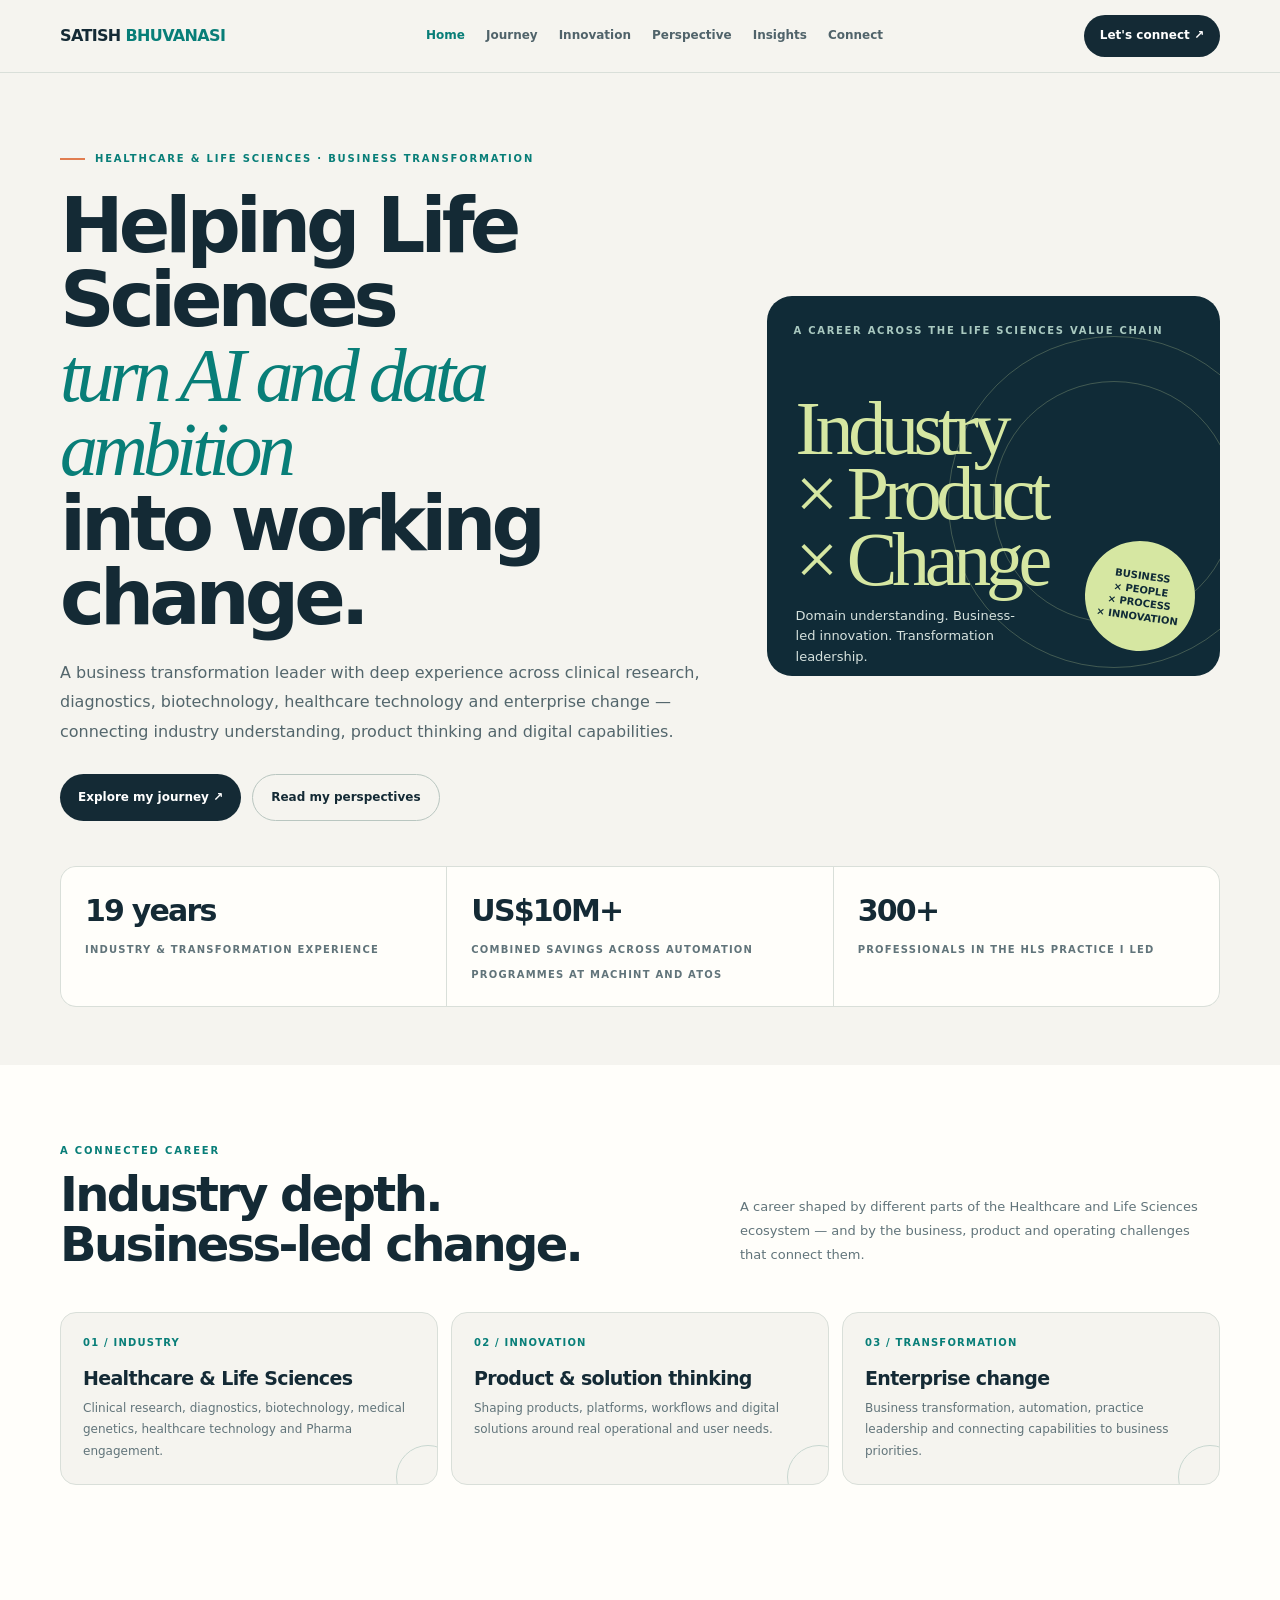
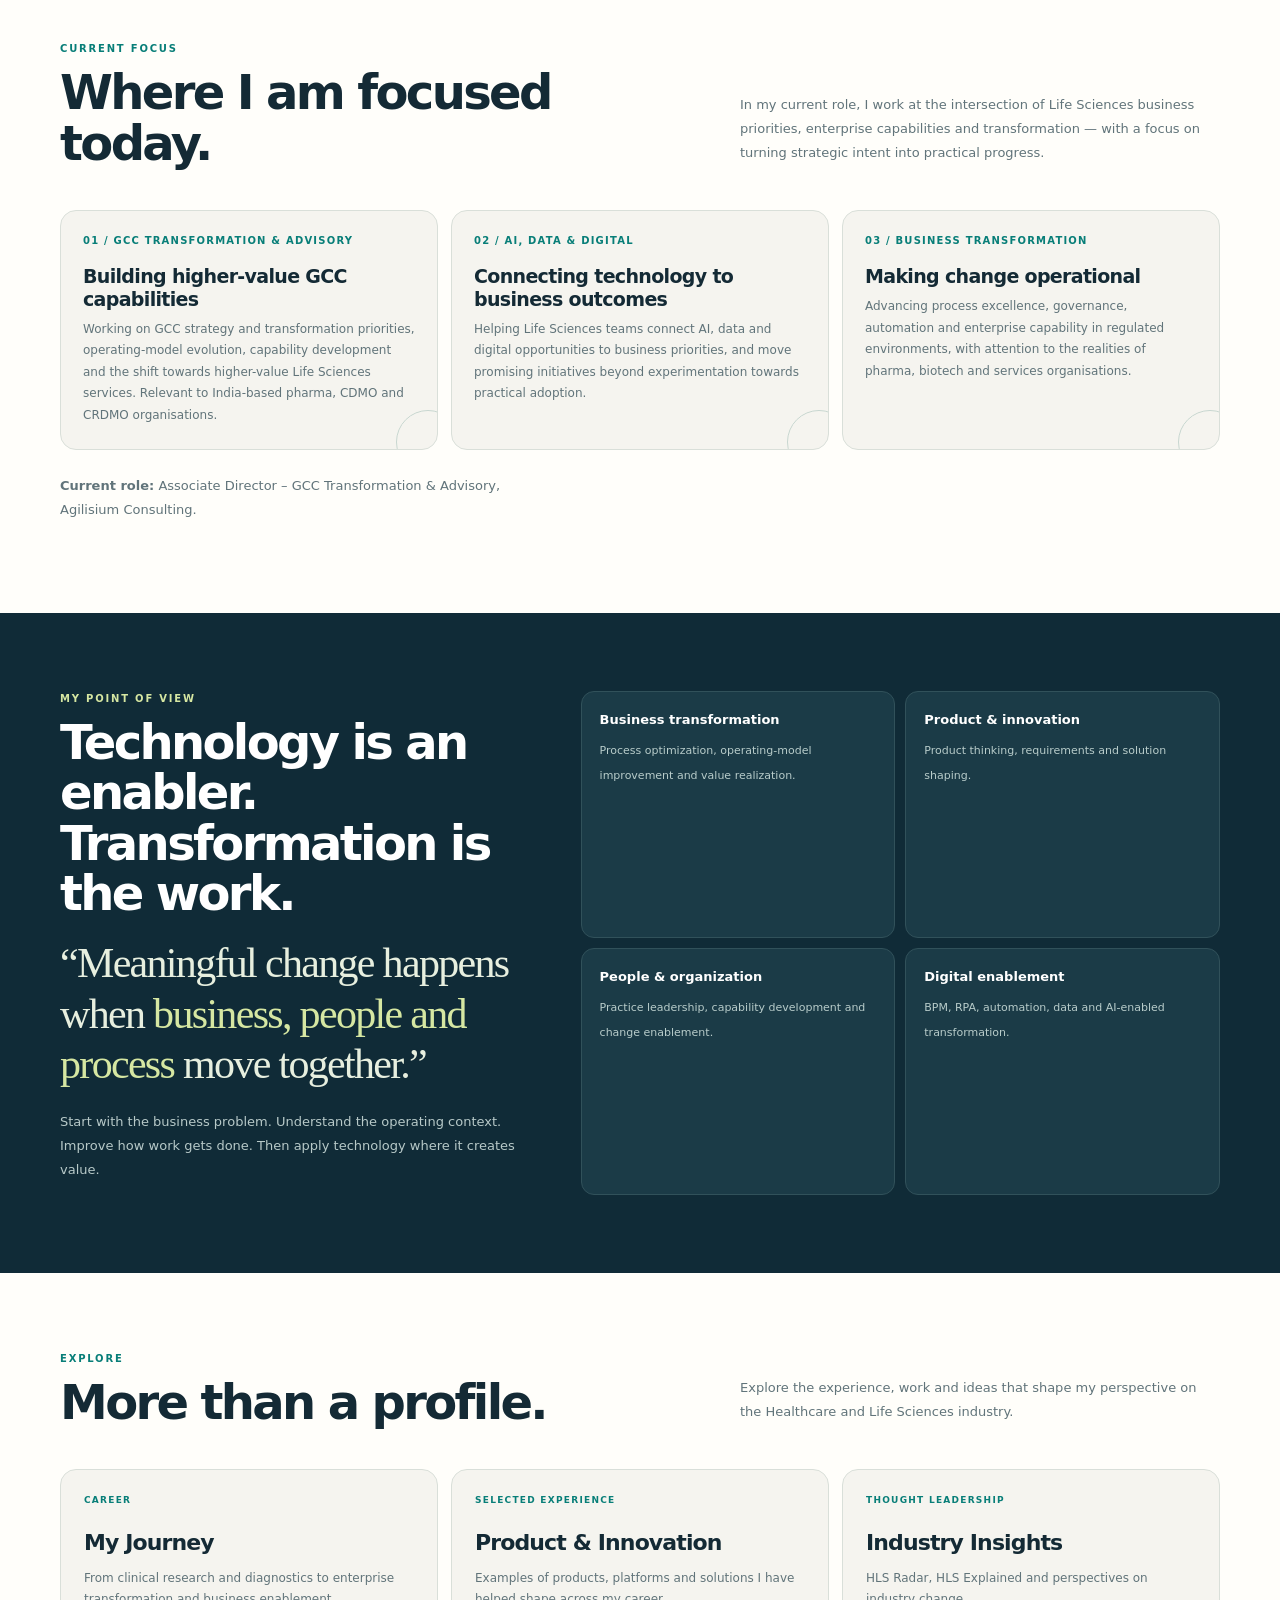
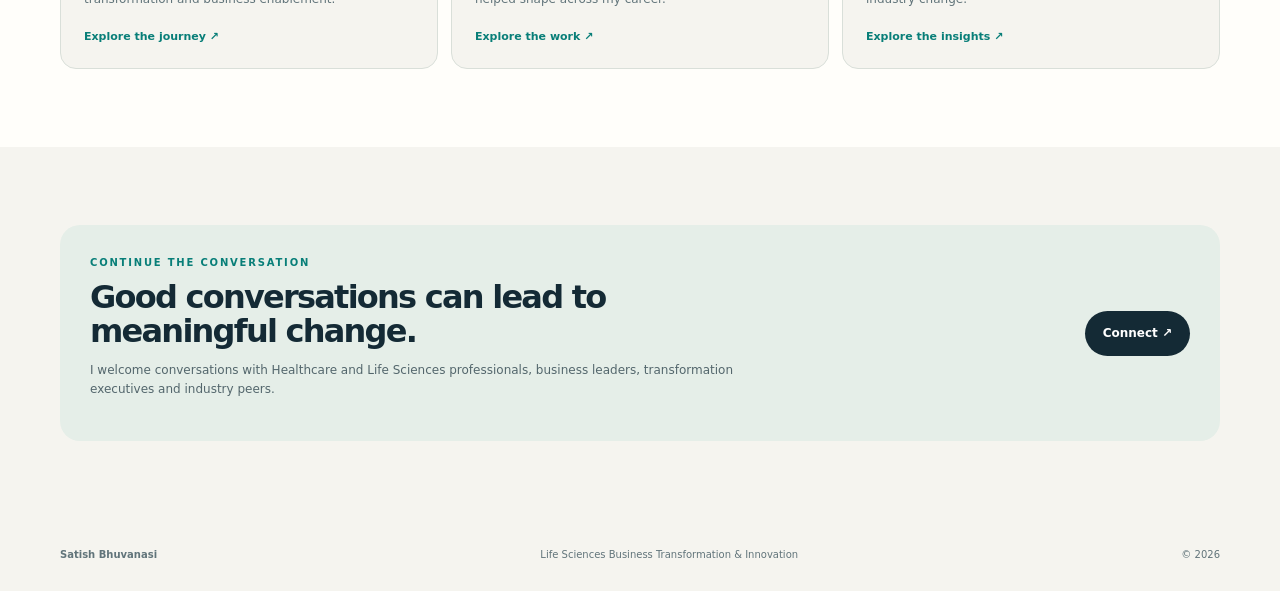
<file: index.html>
<!doctype html><html lang="en"><head><meta charset="utf-8"><meta name="viewport" content="width=device-width,initial-scale=1"><meta name="description" content="Satish Bhuvanasi — Healthcare and Life Sciences business transformation leader focused on GCC transformation, advisory, AI, data and digital enablement."><title>Satish Bhuvanasi | Life Sciences Business Transformation & Innovation</title><link rel="stylesheet" href="./assets/style.css?v=4"></head><body><header class="topbar"><div class="wrap nav">
<a class="brand" href="index.html">SATISH <span>BHUVANASI</span></a>
<button class="menu" aria-label="Toggle navigation">☰</button>
<nav class="navlinks">
<a href="index.html">Home</a><a href="journey.html">Journey</a><a href="innovation.html">Innovation</a><a href="perspective.html">Perspective</a><a href="insights.html">Insights</a><a href="connect.html">Connect</a>
</nav><a class="navbtn" href="connect.html">Let's connect ↗</a></div></header><main>
<section class="hero"><div class="wrap"><div class="hero-grid"><div>
<div class="kicker">Healthcare & Life Sciences · Business Transformation</div>
<h1>Helping Life Sciences<br><em>turn AI and data ambition</em><br>into working change.</h1>
<p class="lead">A business transformation leader with deep experience across clinical research, diagnostics, biotechnology, healthcare technology and enterprise change — connecting industry understanding, product thinking and digital capabilities.</p>
<div class="actions"><a class="btn darkbtn" href="journey.html">Explore my journey ↗</a><a class="btn linebtn" href="insights.html">Read my perspectives</a></div></div>
<div class="hero-art"><div class="artlabel">A career across the Life Sciences value chain</div><div class="artmain"><strong>Industry<br>× Product<br>× Change</strong><p>Domain understanding. Business-led innovation. Transformation leadership.</p></div><div class="stamp">BUSINESS<br>× PEOPLE<br>× PROCESS<br>× INNOVATION</div></div></div>
<div class="metrics"><div class="metric"><b>19 years</b><span>Industry & transformation experience</span></div><div class="metric"><b>US$10M+</b><span>Combined savings across automation programmes at Machint and Atos</span></div><div class="metric"><b>300+</b><span>Professionals in the HLS practice I led</span></div></div></div></section>
<section class="section white"><div class="wrap"><div class="head"><div><div class="eyebrow">A connected career</div><h2>Industry depth.<br>Business-led change.</h2></div><p class="intro">A career shaped by different parts of the Healthcare and Life Sciences ecosystem — and by the business, product and operating challenges that connect them.</p></div>
<div class="cards"><article class="card"><div class="no">01 / INDUSTRY</div><h3>Healthcare & Life Sciences</h3><p>Clinical research, diagnostics, biotechnology, medical genetics, healthcare technology and Pharma engagement.</p></article><article class="card"><div class="no">02 / INNOVATION</div><h3>Product & solution thinking</h3><p>Shaping products, platforms, workflows and digital solutions around real operational and user needs.</p></article><article class="card"><div class="no">03 / TRANSFORMATION</div><h3>Enterprise change</h3><p>Business transformation, automation, practice leadership and connecting capabilities to business priorities.</p></article></div></div></section>
<section class="section white"><div class="wrap"><div class="head"><div><div class="eyebrow">Current focus</div><h2>Where I am focused<br>today.</h2></div><p class="intro">In my current role, I work at the intersection of Life Sciences business priorities, enterprise capabilities and transformation — with a focus on turning strategic intent into practical progress.</p></div>
<div class="cards"><article class="card"><div class="no">01 / GCC TRANSFORMATION & ADVISORY</div><h3>Building higher-value GCC capabilities</h3><p>Working on GCC strategy and transformation priorities, operating-model evolution, capability development and the shift towards higher-value Life Sciences services. Relevant to India-based pharma, CDMO and CRDMO organisations.</p></article><article class="card"><div class="no">02 / AI, DATA & DIGITAL</div><h3>Connecting technology to business outcomes</h3><p>Helping Life Sciences teams connect AI, data and digital opportunities to business priorities, and move promising initiatives beyond experimentation towards practical adoption.</p></article><article class="card"><div class="no">03 / BUSINESS TRANSFORMATION</div><h3>Making change operational</h3><p>Advancing process excellence, governance, automation and enterprise capability in regulated environments, with attention to the realities of pharma, biotech and services organisations.</p></article></div>
<p class="intro" style="margin-top:24px"><strong>Current role:</strong> Associate Director – GCC Transformation &amp; Advisory, Agilisium Consulting.</p></div></section>
<section class="section dark"><div class="wrap capgrid"><div><div class="eyebrow">My point of view</div><h2>Technology is an enabler.<br>Transformation is the work.</h2><p class="quote">“Meaningful change happens when <em>business, people and process</em> move together.”</p><p class="intro">Start with the business problem. Understand the operating context. Improve how work gets done. Then apply technology where it creates value.</p></div><div class="capcards"><div class="cap"><b>Business transformation</b><span>Process optimization, operating-model improvement and value realization.</span></div><div class="cap"><b>Product & innovation</b><span>Product thinking, requirements and solution shaping.</span></div><div class="cap"><b>People & organization</b><span>Practice leadership, capability development and change enablement.</span></div><div class="cap"><b>Digital enablement</b><span>BPM, RPA, automation, data and AI-enabled transformation.</span></div></div></div></section>
<section class="section white"><div class="wrap"><div class="head"><div><div class="eyebrow">Explore</div><h2>More than a profile.</h2></div><p class="intro">Explore the experience, work and ideas that shape my perspective on the Healthcare and Life Sciences industry.</p></div><div class="insights"><article class="insight"><div class="tag">Career</div><h3>My Journey</h3><p>From clinical research and diagnostics to enterprise transformation and business enablement.</p><a href="journey.html">Explore the journey ↗</a></article><article class="insight"><div class="tag">Selected experience</div><h3>Product & Innovation</h3><p>Examples of products, platforms and solutions I have helped shape across my career.</p><a href="innovation.html">Explore the work ↗</a></article><article class="insight"><div class="tag">Thought leadership</div><h3>Industry Insights</h3><p>HLS Radar, HLS Explained and perspectives on industry change.</p><a href="insights.html">Explore the insights ↗</a></article></div></div></section>
<section class="section"><div class="wrap"><div class="featureband"><div><div class="eyebrow">Continue the conversation</div><h2>Good conversations can lead to meaningful change.</h2><p>I welcome conversations with Healthcare and Life Sciences professionals, business leaders, transformation executives and industry peers.</p></div><a class="btn darkbtn" href="connect.html">Connect ↗</a></div></div></section>
</main><footer><div class="wrap"><div class="foot"><b>Satish Bhuvanasi</b><span>Life Sciences Business Transformation & Innovation</span><span>© 2026</span></div></div></footer>
<script src="./assets/site.js?v=4"></script></body></html>
</file>
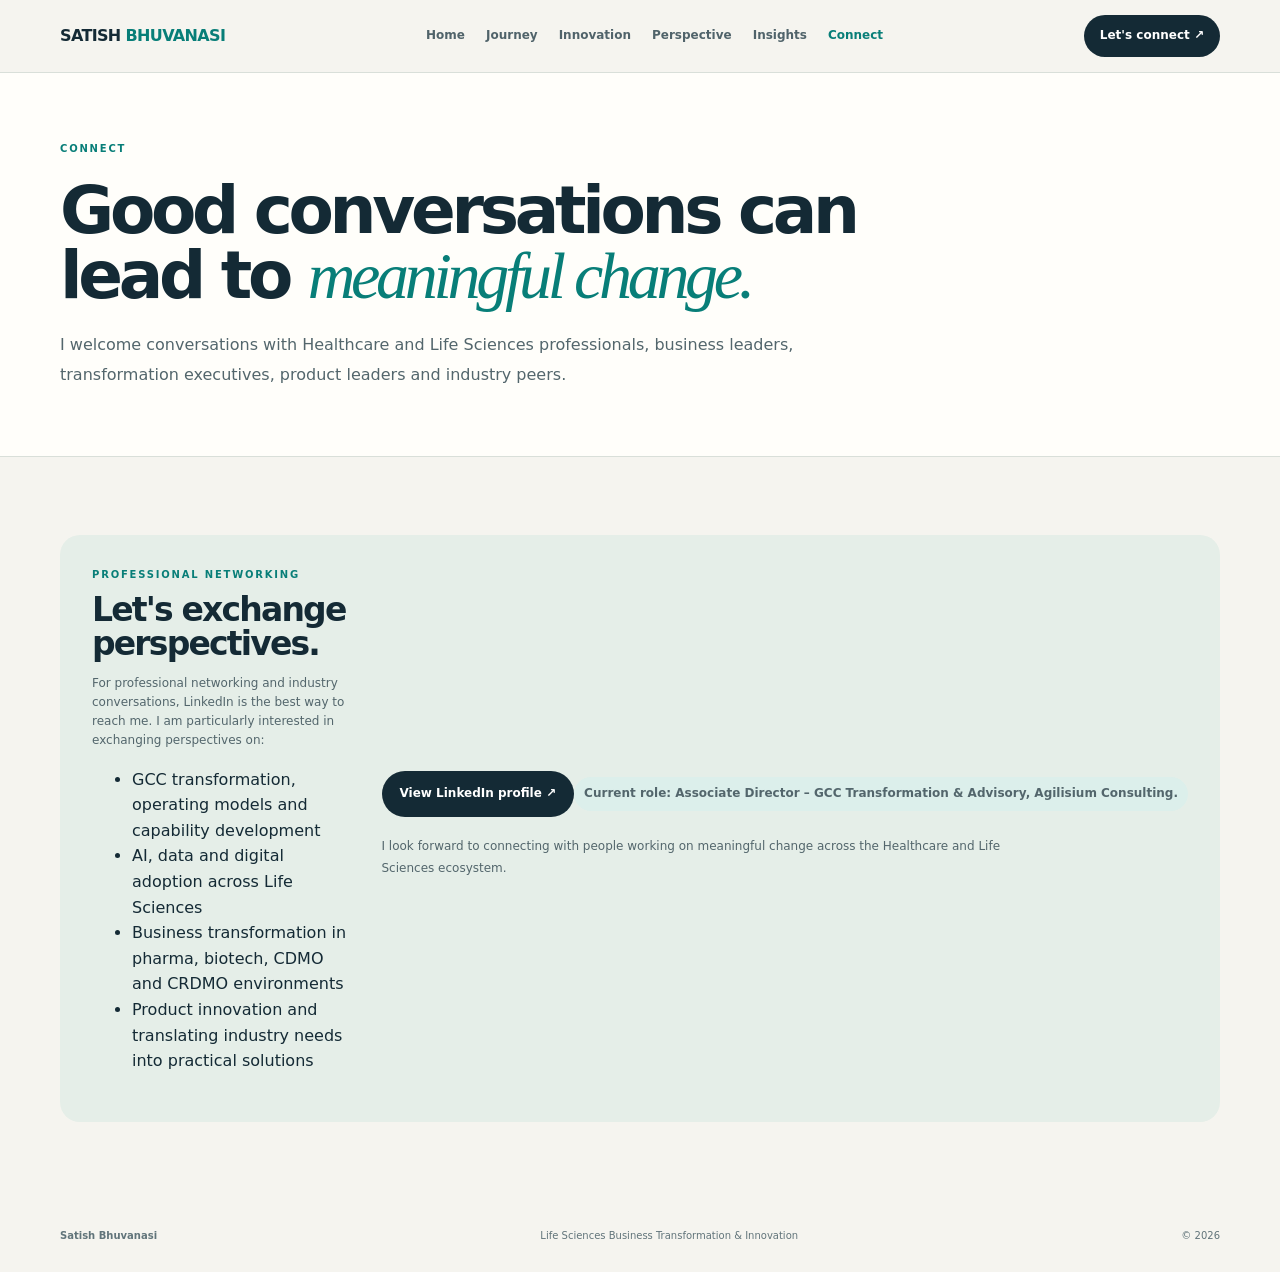
<file: connect.html>
<!doctype html><html lang="en"><head><meta charset="utf-8"><meta name="viewport" content="width=device-width,initial-scale=1"><meta name="description" content="Connect with Satish Bhuvanasi for professional conversations on Life Sciences transformation, GCC strategy, AI and data adoption, product innovation and enterprise capability."><title>Connect | Satish Bhuvanasi</title><link rel="stylesheet" href="./assets/style.css?v=4"></head><body><header class="topbar"><div class="wrap nav">
<a class="brand" href="index.html">SATISH <span>BHUVANASI</span></a>
<button class="menu" aria-label="Toggle navigation">☰</button>
<nav class="navlinks">
<a href="index.html">Home</a><a href="journey.html">Journey</a><a href="innovation.html">Innovation</a><a href="perspective.html">Perspective</a><a href="insights.html">Insights</a><a href="connect.html">Connect</a>
</nav><a class="navbtn" href="connect.html">Let's connect ↗</a></div></header><main>
<section class="pagehero"><div class="wrap"><div class="eyebrow">Connect</div><h1>Good conversations can lead to <em style="font-family:Georgia,serif;color:var(--teal);font-weight:400">meaningful change.</em></h1><p class="lead">I welcome conversations with Healthcare and Life Sciences professionals, business leaders, transformation executives, product leaders and industry peers.</p></div></section>
<section class="section"><div class="wrap"><div class="connect"><div><div class="eyebrow">Professional networking</div><h2>Let's exchange perspectives.</h2><p>For professional networking and industry conversations, LinkedIn is the best way to reach me. I am particularly interested in exchanging perspectives on:</p><ul><li>GCC transformation, operating models and capability development</li><li>AI, data and digital adoption across Life Sciences</li><li>Business transformation in pharma, biotech, CDMO and CRDMO environments</li><li>Product innovation and translating industry needs into practical solutions</li></ul></div><div><a class="btn darkbtn" href="https://www.linkedin.com/in/satishbhuvanasi/" target="_blank" rel="noopener">View LinkedIn profile ↗</a><p class="pill">Current role: Associate Director – GCC Transformation &amp; Advisory, Agilisium Consulting.</p><p class="intro">I look forward to connecting with people working on meaningful change across the Healthcare and Life Sciences ecosystem.</p></div></div></div></section>
</main><footer><div class="wrap"><div class="foot"><b>Satish Bhuvanasi</b><span>Life Sciences Business Transformation & Innovation</span><span>© 2026</span></div></div></footer>
<script src="./assets/site.js?v=4"></script></body></html>
</file>
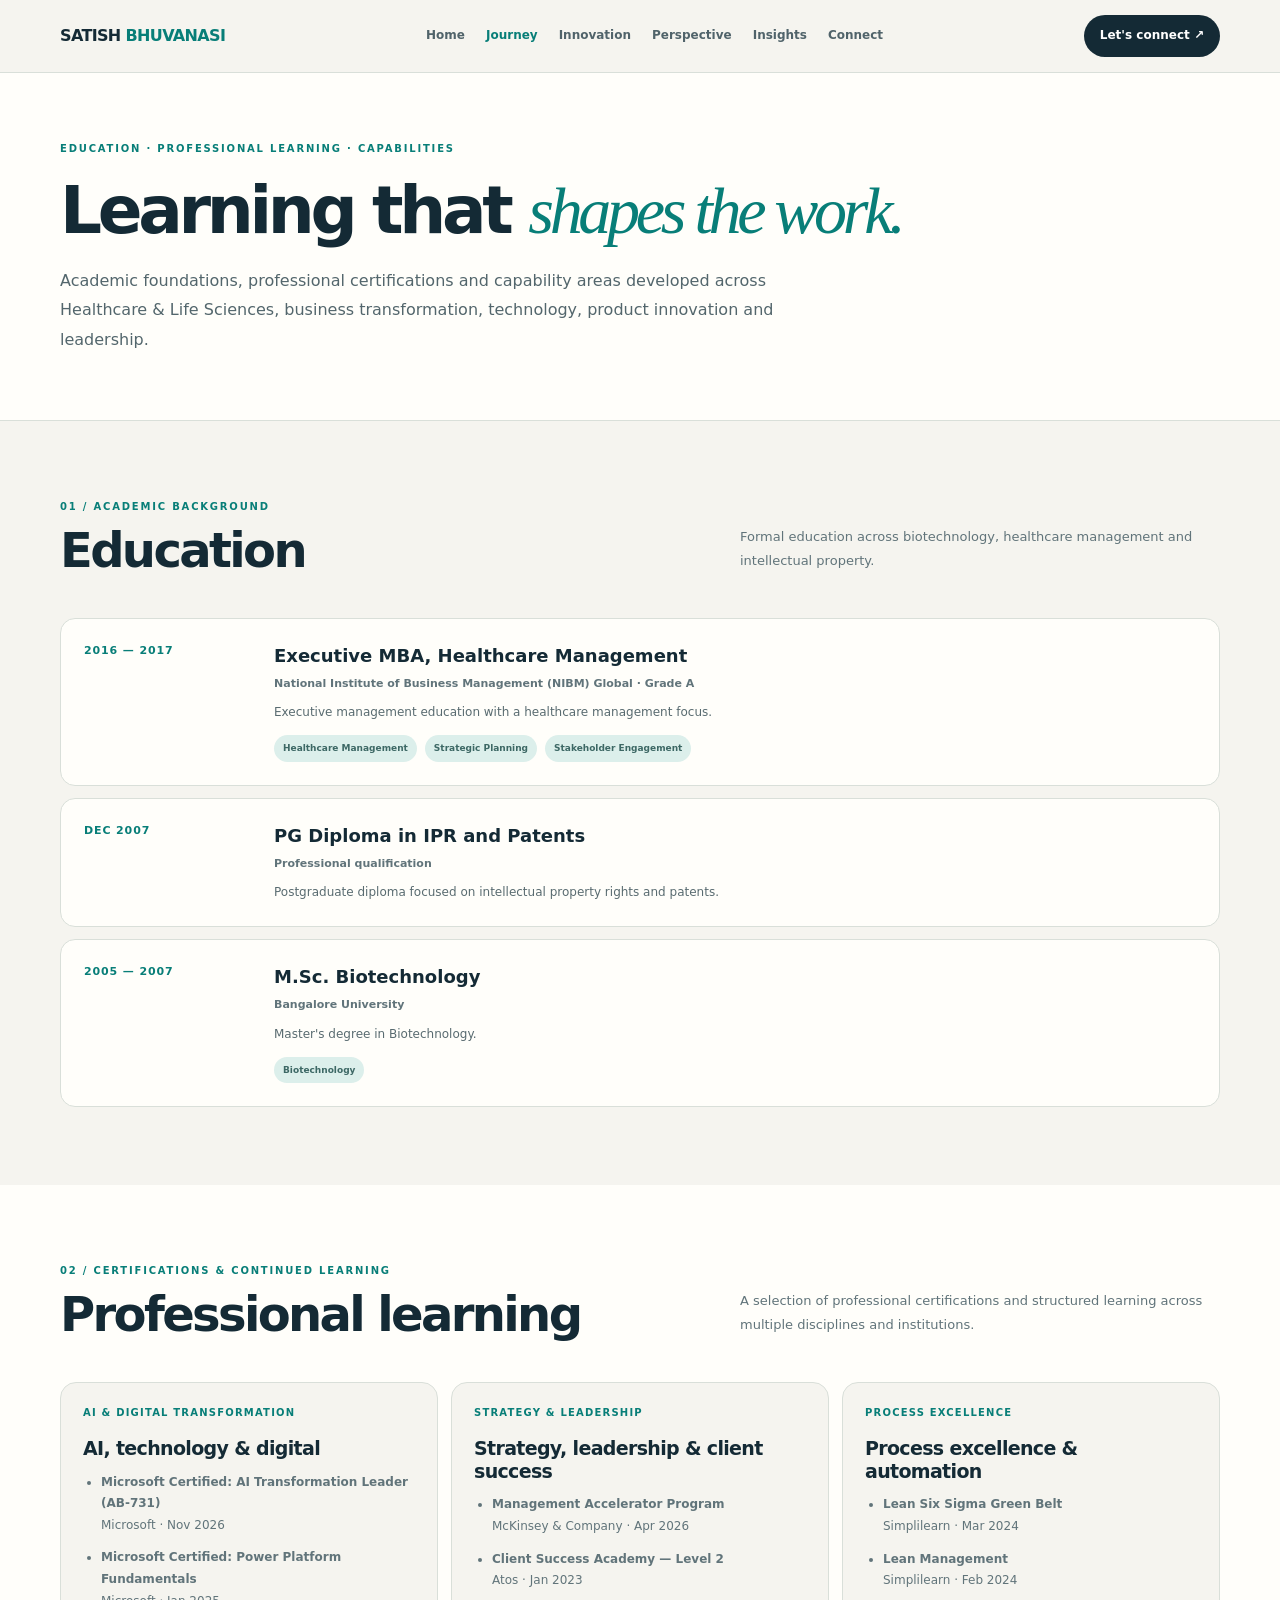
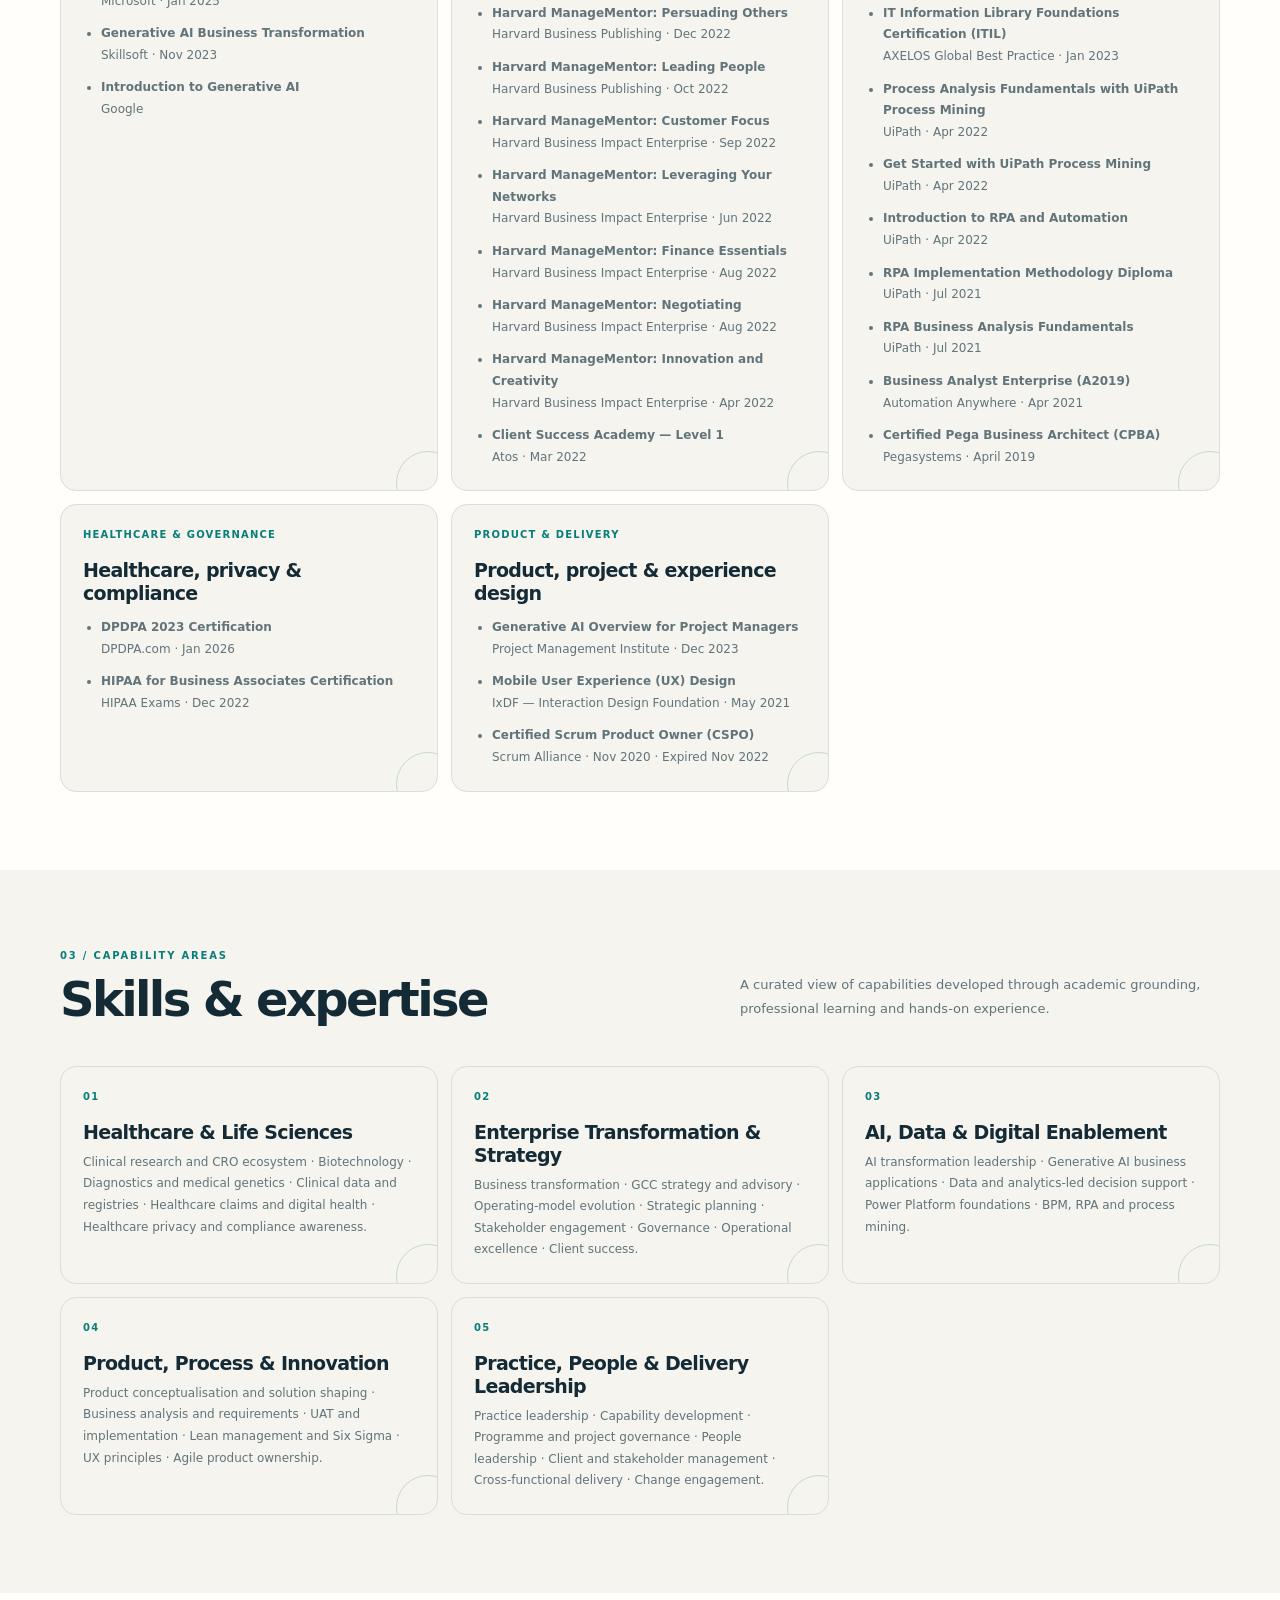
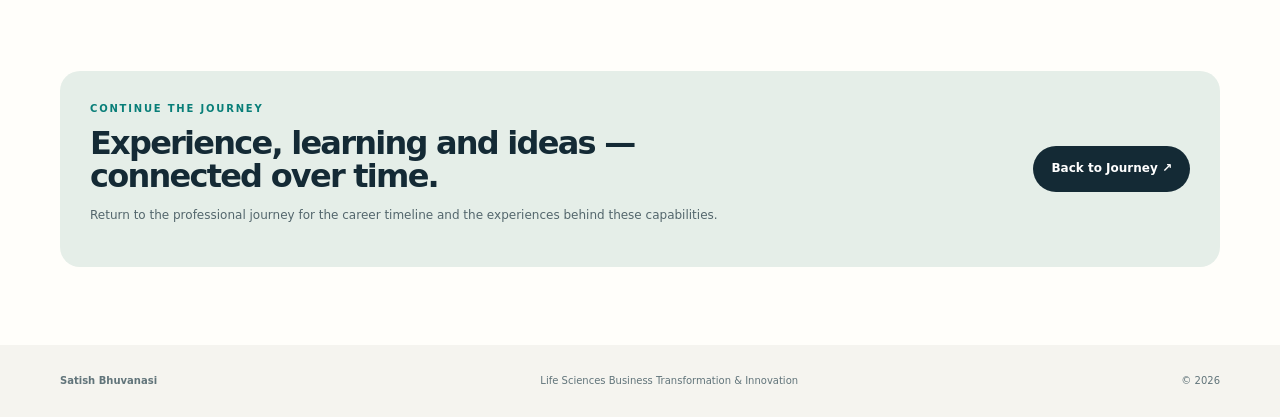
<file: education-skills.html>
<!doctype html>
<html lang="en">
<head>
  <meta charset="utf-8">
  <meta name="viewport" content="width=device-width,initial-scale=1">
  <meta name="description" content="Satish Bhuvanasi — education, professional certifications and capabilities across Healthcare & Life Sciences, transformation, AI, digital innovation and leadership.">
  <title>Education & Skills | Satish Bhuvanasi</title>
  <link rel="stylesheet" href="./assets/style.css?v=5">
</head>
<body>
<header class="topbar">
  <div class="wrap nav">
    <a class="brand" href="index.html">SATISH <span>BHUVANASI</span></a>
    <button class="menu" aria-label="Toggle navigation">☰</button>
    <nav class="navlinks">
      <a href="index.html">Home</a>
      <a href="journey.html" class="active">Journey</a>
      <a href="innovation.html">Innovation</a>
      <a href="perspective.html">Perspective</a>
      <a href="insights.html">Insights</a>
      <a href="connect.html">Connect</a>
    </nav>
    <a class="navbtn" href="connect.html">Let's connect ↗</a>
  </div>
</header>

<main>
  <section class="pagehero">
    <div class="wrap">
      <div class="eyebrow">Education · Professional learning · Capabilities</div>
      <h1>Learning that <em>shapes the work.</em></h1>
      <p class="lead">Academic foundations, professional certifications and capability areas developed across Healthcare &amp; Life Sciences, business transformation, technology, product innovation and leadership.</p>
    </div>
  </section>

  <section class="section">
    <div class="wrap">
      <div class="head">
        <div>
          <div class="eyebrow">01 / Academic background</div>
          <h2>Education</h2>
        </div>
        <p class="intro">Formal education across biotechnology, healthcare management and intellectual property.</p>
      </div>

      <div class="timeline">
        <article class="role">
          <div class="date">2016 — 2017</div>
          <div>
            <h3>Executive MBA, Healthcare Management</h3>
            <div class="company">National Institute of Business Management (NIBM) Global · Grade A</div>
            <p>Executive management education with a healthcare management focus.</p>
            <div class="tagrow"><span>Healthcare Management</span><span>Strategic Planning</span><span>Stakeholder Engagement</span></div>
          </div>
        </article>

        <article class="role">
          <div class="date">DEC 2007</div>
          <div>
            <h3>PG Diploma in IPR and Patents</h3>
            <div class="company">Professional qualification</div>
            <p>Postgraduate diploma focused on intellectual property rights and patents.</p>
          </div>
        </article>

        <article class="role">
          <div class="date">2005 — 2007</div>
          <div>
            <h3>M.Sc. Biotechnology</h3>
            <div class="company">Bangalore University</div>
            <p>Master's degree in Biotechnology.</p>
            <div class="tagrow"><span>Biotechnology</span></div>
          </div>
        </article>
      </div>
    </div>
  </section>

  <section class="section white">
    <div class="wrap">
      <div class="head">
        <div>
          <div class="eyebrow">02 / Certifications &amp; continued learning</div>
          <h2>Professional learning</h2>
        </div>
        <p class="intro">A selection of professional certifications and structured learning across multiple disciplines and institutions.</p>
      </div>

      <div class="cards">
        <article class="card">
          <div class="no">AI &amp; DIGITAL TRANSFORMATION</div>
          <h3>AI, technology &amp; digital</h3>
          <ul style="padding-left:18px;margin:12px 0 0;font-size:12px;line-height:1.8;color:var(--muted)">
            <li style="margin-bottom:11px"><strong>Microsoft Certified: AI Transformation Leader (AB-731)</strong><br>Microsoft · Nov 2026</li>
            <li style="margin-bottom:11px"><strong>Microsoft Certified: Power Platform Fundamentals</strong><br>Microsoft · Jan 2025</li>
            <li style="margin-bottom:11px"><strong>Generative AI Business Transformation</strong><br>Skillsoft · Nov 2023</li>
            <li><strong>Introduction to Generative AI</strong><br>Google</li>
          </ul>
        </article>

        <article class="card">
          <div class="no">STRATEGY &amp; LEADERSHIP</div>
          <h3>Strategy, leadership &amp; client success</h3>
          <ul style="padding-left:18px;margin:12px 0 0;font-size:12px;line-height:1.8;color:var(--muted)">
            <li style="margin-bottom:11px"><strong>Management Accelerator Program</strong><br>McKinsey &amp; Company · Apr 2026</li>
            <li style="margin-bottom:11px"><strong>Client Success Academy — Level 2</strong><br>Atos · Jan 2023</li>
            <li style="margin-bottom:11px"><strong>Harvard ManageMentor: Persuading Others</strong><br>Harvard Business Publishing · Dec 2022</li>
            <li style="margin-bottom:11px"><strong>Harvard ManageMentor: Leading People</strong><br>Harvard Business Publishing · Oct 2022</li>
            <li style="margin-bottom:11px"><strong>Harvard ManageMentor: Customer Focus</strong><br>Harvard Business Impact Enterprise · Sep 2022</li>
            <li style="margin-bottom:11px"><strong>Harvard ManageMentor: Leveraging Your Networks</strong><br>Harvard Business Impact Enterprise · Jun 2022</li>
            <li style="margin-bottom:11px"><strong>Harvard ManageMentor: Finance Essentials</strong><br>Harvard Business Impact Enterprise · Aug 2022</li>
            <li style="margin-bottom:11px"><strong>Harvard ManageMentor: Negotiating</strong><br>Harvard Business Impact Enterprise · Aug 2022</li>
            <li style="margin-bottom:11px"><strong>Harvard ManageMentor: Innovation and Creativity</strong><br>Harvard Business Impact Enterprise · Apr 2022</li>
            <li><strong>Client Success Academy — Level 1</strong><br>Atos · Mar 2022</li>
          </ul>
        </article>

        <article class="card">
          <div class="no">PROCESS EXCELLENCE</div>
          <h3>Process excellence &amp; automation</h3>
          <ul style="padding-left:18px;margin:12px 0 0;font-size:12px;line-height:1.8;color:var(--muted)">
            <li style="margin-bottom:11px"><strong>Lean Six Sigma Green Belt</strong><br>Simplilearn · Mar 2024</li>
            <li style="margin-bottom:11px"><strong>Lean Management</strong><br>Simplilearn · Feb 2024</li>
            <li style="margin-bottom:11px"><strong>IT Information Library Foundations Certification (ITIL)</strong><br>AXELOS Global Best Practice · Jan 2023</li>
            <li style="margin-bottom:11px"><strong>Process Analysis Fundamentals with UiPath Process Mining</strong><br>UiPath · Apr 2022</li>
            <li style="margin-bottom:11px"><strong>Get Started with UiPath Process Mining</strong><br>UiPath · Apr 2022</li>
            <li style="margin-bottom:11px"><strong>Introduction to RPA and Automation</strong><br>UiPath · Apr 2022</li>
            <li style="margin-bottom:11px"><strong>RPA Implementation Methodology Diploma</strong><br>UiPath · Jul 2021</li>
            <li style="margin-bottom:11px"><strong>RPA Business Analysis Fundamentals</strong><br>UiPath · Jul 2021</li>
            <li style="margin-bottom:11px"><strong>Business Analyst Enterprise (A2019)</strong><br>Automation Anywhere · Apr 2021</li>
            <li><strong>Certified Pega Business Architect (CPBA)</strong><br>Pegasystems · April 2019</li>
          </ul>
        </article>

        <article class="card">
          <div class="no">HEALTHCARE &amp; GOVERNANCE</div>
          <h3>Healthcare, privacy &amp; compliance</h3>
          <ul style="padding-left:18px;margin:12px 0 0;font-size:12px;line-height:1.8;color:var(--muted)">
            <li style="margin-bottom:11px"><strong>DPDPA 2023 Certification</strong><br>DPDPA.com · Jan 2026</li>
            <li><strong>HIPAA for Business Associates Certification</strong><br>HIPAA Exams · Dec 2022</li>
          </ul>
        </article>

        <article class="card">
          <div class="no">PRODUCT &amp; DELIVERY</div>
          <h3>Product, project &amp; experience design</h3>
          <ul style="padding-left:18px;margin:12px 0 0;font-size:12px;line-height:1.8;color:var(--muted)">
            <li style="margin-bottom:11px"><strong>Generative AI Overview for Project Managers</strong><br>Project Management Institute · Dec 2023</li>
            <li style="margin-bottom:11px"><strong>Mobile User Experience (UX) Design</strong><br>IxDF — Interaction Design Foundation · May 2021</li>
            <li><strong>Certified Scrum Product Owner (CSPO)</strong><br>Scrum Alliance · Nov 2020 · Expired Nov 2022</li>
          </ul>
        </article>
      </div>
    </div>
  </section>

  <section class="section">
    <div class="wrap">
      <div class="head">
        <div>
          <div class="eyebrow">03 / Capability areas</div>
          <h2>Skills &amp; expertise</h2>
        </div>
        <p class="intro">A curated view of capabilities developed through academic grounding, professional learning and hands-on experience.</p>
      </div>

      <div class="cards">
        <article class="card">
          <div class="no">01</div>
          <h3>Healthcare &amp; Life Sciences</h3>
          <p>Clinical research and CRO ecosystem · Biotechnology · Diagnostics and medical genetics · Clinical data and registries · Healthcare claims and digital health · Healthcare privacy and compliance awareness.</p>
        </article>
        <article class="card">
          <div class="no">02</div>
          <h3>Enterprise Transformation &amp; Strategy</h3>
          <p>Business transformation · GCC strategy and advisory · Operating-model evolution · Strategic planning · Stakeholder engagement · Governance · Operational excellence · Client success.</p>
        </article>
        <article class="card">
          <div class="no">03</div>
          <h3>AI, Data &amp; Digital Enablement</h3>
          <p>AI transformation leadership · Generative AI business applications · Data and analytics-led decision support · Power Platform foundations · BPM, RPA and process mining.</p>
        </article>
        <article class="card">
          <div class="no">04</div>
          <h3>Product, Process &amp; Innovation</h3>
          <p>Product conceptualisation and solution shaping · Business analysis and requirements · UAT and implementation · Lean management and Six Sigma · UX principles · Agile product ownership.</p>
        </article>
        <article class="card">
          <div class="no">05</div>
          <h3>Practice, People &amp; Delivery Leadership</h3>
          <p>Practice leadership · Capability development · Programme and project governance · People leadership · Client and stakeholder management · Cross-functional delivery · Change engagement.</p>
        </article>
      </div>
    </div>
  </section>

  <section class="section white">
    <div class="wrap">
      <div class="featureband">
        <div>
          <div class="eyebrow">Continue the journey</div>
          <h2>Experience, learning and ideas — connected over time.</h2>
          <p>Return to the professional journey for the career timeline and the experiences behind these capabilities.</p>
        </div>
        <a class="btn darkbtn" href="journey.html">Back to Journey ↗</a>
      </div>
    </div>
  </section>
</main>

<footer>
  <div class="wrap">
    <div class="foot">
      <b>Satish Bhuvanasi</b>
      <span>Life Sciences Business Transformation &amp; Innovation</span>
      <span>© 2026</span>
    </div>
  </div>
</footer>
<script src="./assets/site.js?v=5"></script>
</body>
</html>
</file>
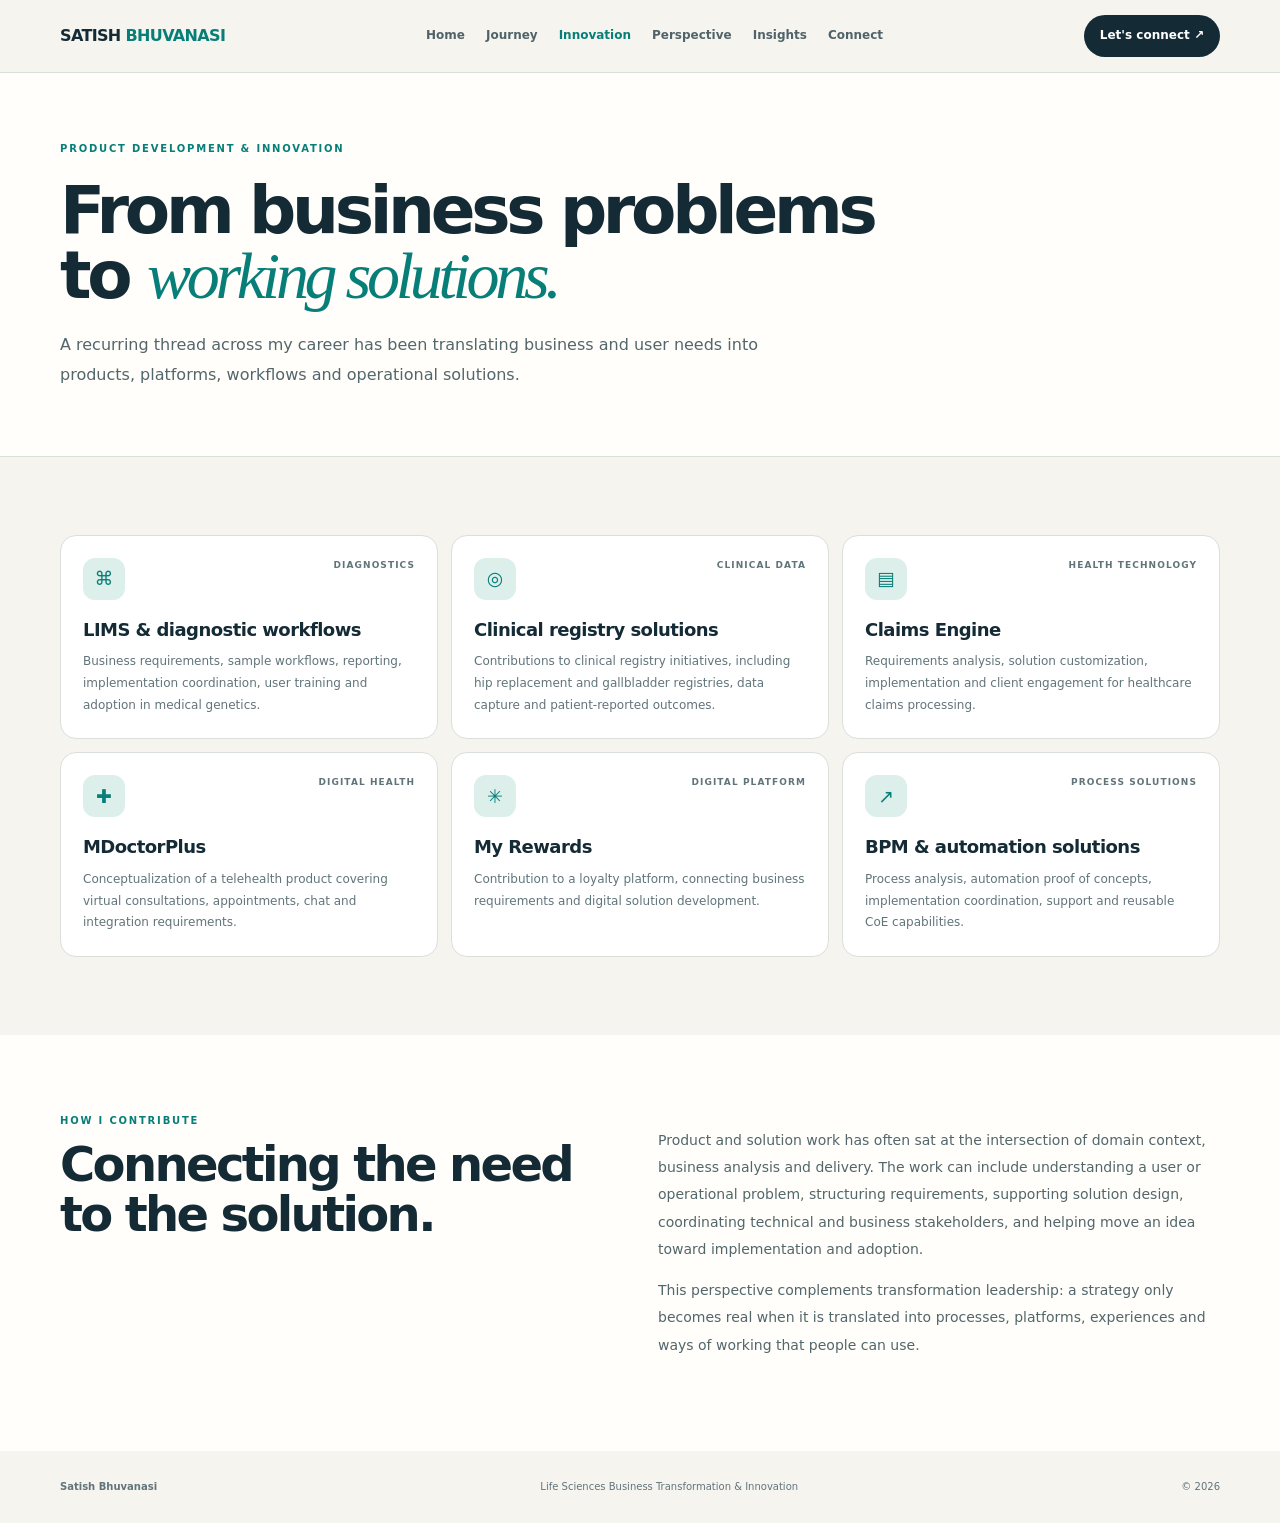
<file: innovation.html>
<!doctype html><html lang="en"><head><meta charset="utf-8"><meta name="viewport" content="width=device-width,initial-scale=1"><meta name="description" content="Selected product, platform and solution experience across diagnostics, clinical data, healthcare technology, digital health and automation."><title>Product & Innovation | Satish Bhuvanasi</title><link rel="stylesheet" href="./assets/style.css?v=4"></head><body><header class="topbar"><div class="wrap nav">
<a class="brand" href="index.html">SATISH <span>BHUVANASI</span></a>
<button class="menu" aria-label="Toggle navigation">☰</button>
<nav class="navlinks">
<a href="index.html">Home</a><a href="journey.html">Journey</a><a href="innovation.html">Innovation</a><a href="perspective.html">Perspective</a><a href="insights.html">Insights</a><a href="connect.html">Connect</a>
</nav><a class="navbtn" href="connect.html">Let's connect ↗</a></div></header><main>
<section class="pagehero"><div class="wrap"><div class="eyebrow">Product development & innovation</div><h1>From business problems<br>to <em style="font-family:Georgia,serif;color:var(--teal);font-weight:400">working solutions.</em></h1><p class="lead">A recurring thread across my career has been translating business and user needs into products, platforms, workflows and operational solutions.</p></div></section>
<section class="section"><div class="wrap"><div class="productgrid">
<article class="product"><small>Diagnostics</small><div class="iconbox">⌘</div><h3>LIMS & diagnostic workflows</h3><p>Business requirements, sample workflows, reporting, implementation coordination, user training and adoption in medical genetics.</p></article>
<article class="product"><small>Clinical data</small><div class="iconbox">◎</div><h3>Clinical registry solutions</h3><p>Contributions to clinical registry initiatives, including hip replacement and gallbladder registries, data capture and patient-reported outcomes.</p></article>
<article class="product"><small>Health technology</small><div class="iconbox">▤</div><h3>Claims Engine</h3><p>Requirements analysis, solution customization, implementation and client engagement for healthcare claims processing.</p></article>
<article class="product"><small>Digital health</small><div class="iconbox">✚</div><h3>MDoctorPlus</h3><p>Conceptualization of a telehealth product covering virtual consultations, appointments, chat and integration requirements.</p></article>
<article class="product"><small>Digital platform</small><div class="iconbox">✳</div><h3>My Rewards</h3><p>Contribution to a loyalty platform, connecting business requirements and digital solution development.</p></article>
<article class="product"><small>Process solutions</small><div class="iconbox">↗</div><h3>BPM & automation solutions</h3><p>Process analysis, automation proof of concepts, implementation coordination, support and reusable CoE capabilities.</p></article>
</div></div></section>
<section class="section white"><div class="wrap split"><div><div class="eyebrow">How I contribute</div><h2>Connecting the need<br>to the solution.</h2></div><div class="prose"><p>Product and solution work has often sat at the intersection of domain context, business analysis and delivery. The work can include understanding a user or operational problem, structuring requirements, supporting solution design, coordinating technical and business stakeholders, and helping move an idea toward implementation and adoption.</p><p>This perspective complements transformation leadership: a strategy only becomes real when it is translated into processes, platforms, experiences and ways of working that people can use.</p></div></div></section>
</main><footer><div class="wrap"><div class="foot"><b>Satish Bhuvanasi</b><span>Life Sciences Business Transformation & Innovation</span><span>© 2026</span></div></div></footer>
<script src="./assets/site.js?v=4"></script></body></html>
</file>
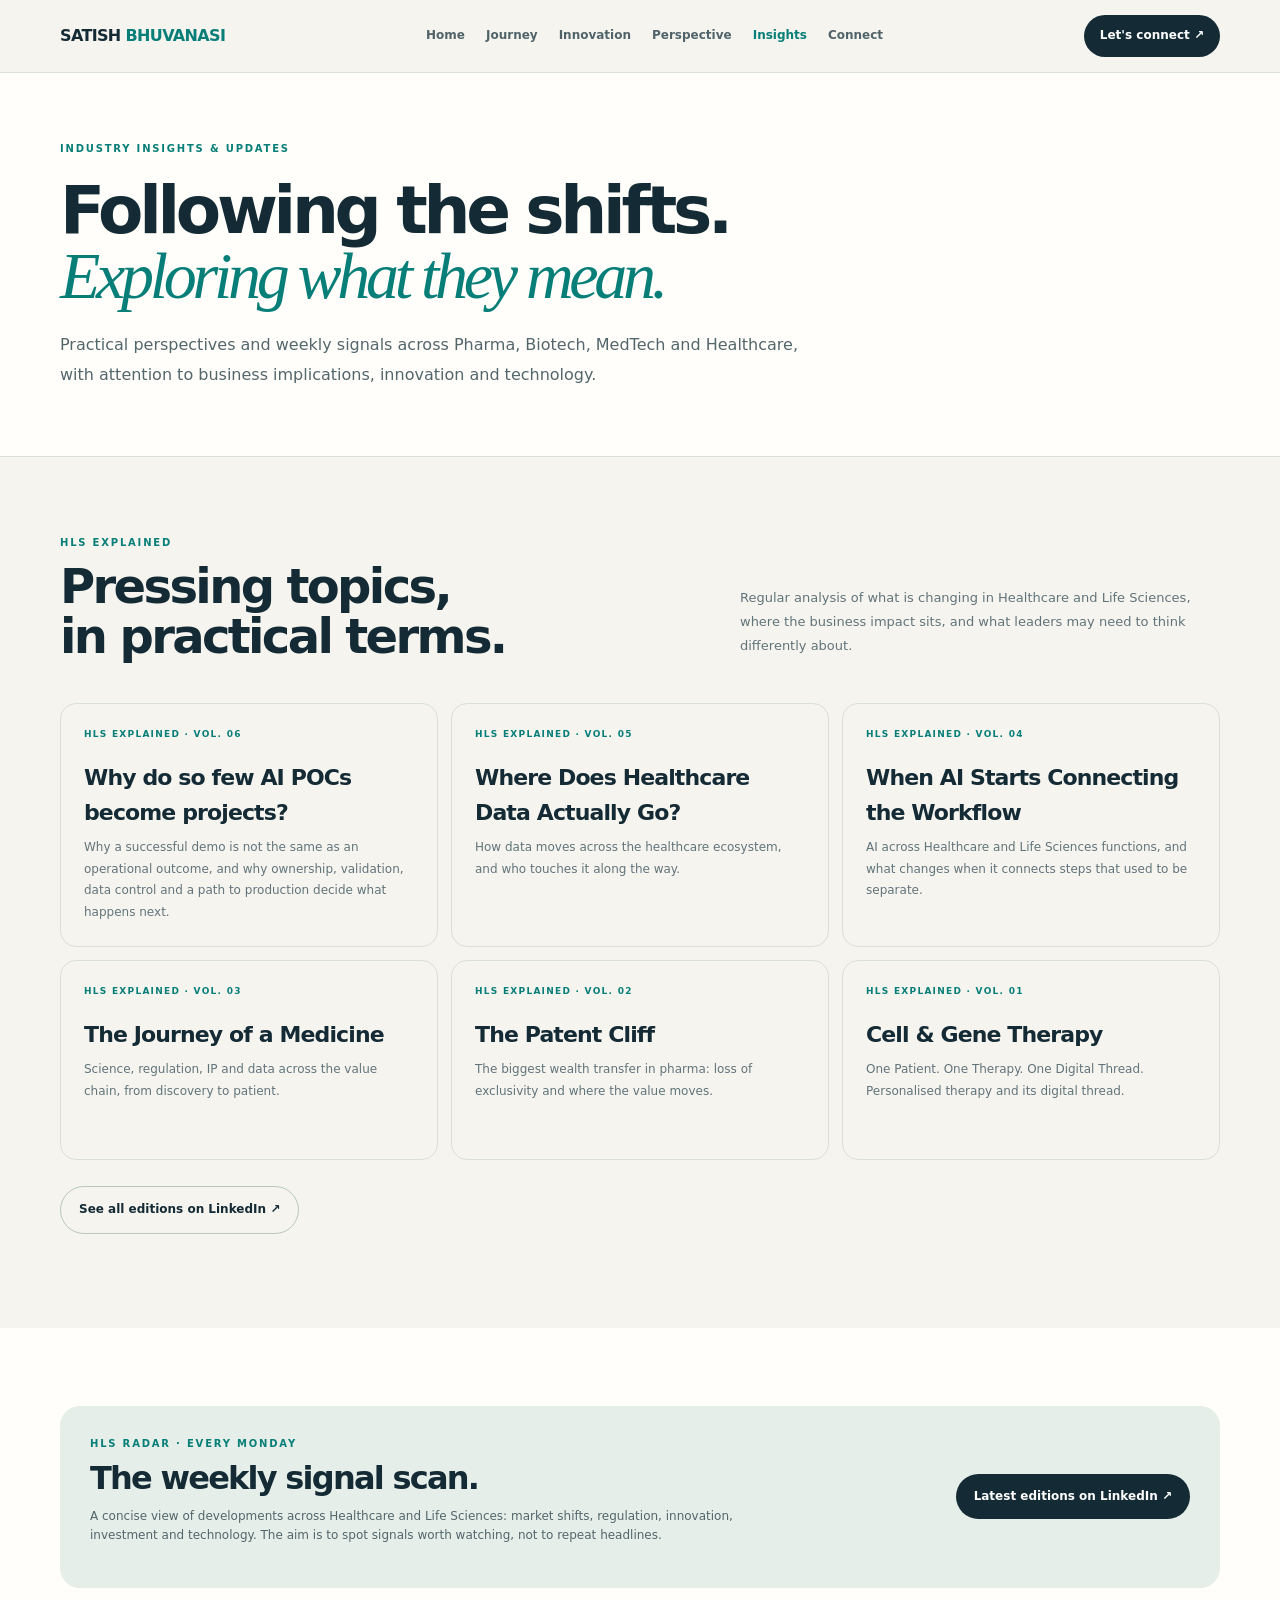
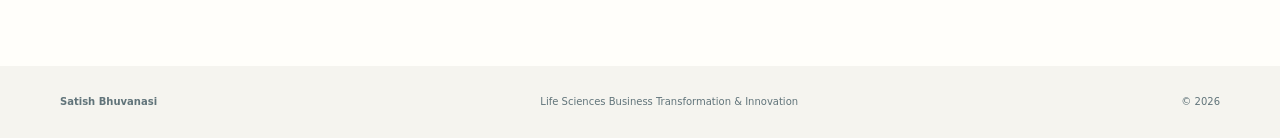
<file: insights.html>
<!doctype html><html lang="en"><head><meta charset="utf-8"><meta name="viewport" content="width=device-width,initial-scale=1"><meta name="description" content="HLS Explained and HLS Radar: practical perspectives and weekly signals on Healthcare and Life Sciences, from Satish Bhuvanasi."><meta property="og:type" content="website"><meta property="og:site_name" content="Satish Bhuvanasi"><meta property="og:title" content="Healthcare & Life Sciences Insights | Satish Bhuvanasi"><meta property="og:description" content="HLS Explained and HLS Radar: practical perspectives and weekly signals on Healthcare and Life Sciences, from Satish Bhuvanasi."><meta property="og:url" content="https://satishbhuvanasi.github.io/insights.html"><link rel="canonical" href="https://satishbhuvanasi.github.io/insights.html"><title>Healthcare & Life Sciences Insights | Satish Bhuvanasi</title><link rel="stylesheet" href="./assets/style.css?v=4"></head><body><header class="topbar"><div class="wrap nav">
<a class="brand" href="index.html">SATISH <span>BHUVANASI</span></a>
<button class="menu" aria-label="Toggle navigation">☰</button>
<nav class="navlinks">
<a href="index.html">Home</a><a href="journey.html">Journey</a><a href="innovation.html">Innovation</a><a href="perspective.html">Perspective</a><a href="insights.html">Insights</a><a href="connect.html">Connect</a>
</nav><a class="navbtn" href="connect.html">Let's connect ↗</a></div></header><main>
<section class="pagehero"><div class="wrap"><div class="eyebrow">Industry insights & updates</div><h1>Following the shifts.<br><em style="font-family:Georgia,serif;color:var(--teal);font-weight:400">Exploring what they mean.</em></h1><p class="lead">Practical perspectives and weekly signals across Pharma, Biotech, MedTech and Healthcare, with attention to business implications, innovation and technology.</p></div></section>
<section class="section"><div class="wrap"><div class="head"><div><div class="eyebrow">HLS Explained</div><h2>Pressing topics,<br>in practical terms.</h2></div><p class="intro">Regular analysis of what is changing in Healthcare and Life Sciences, where the business impact sits, and what leaders may need to think differently about.</p></div>
<div class="insights">
<article class="insight"><div class="tag">HLS Explained · Vol. 06</div><h3>Why do so few AI POCs become projects?</h3><p>Why a successful demo is not the same as an operational outcome, and why ownership, validation, data control and a path to production decide what happens next.</p></article>
<article class="insight"><div class="tag">HLS Explained · Vol. 05</div><h3>Where Does Healthcare Data Actually Go?</h3><p>How data moves across the healthcare ecosystem, and who touches it along the way.</p></article>
<article class="insight"><div class="tag">HLS Explained · Vol. 04</div><h3>When AI Starts Connecting the Workflow</h3><p>AI across Healthcare and Life Sciences functions, and what changes when it connects steps that used to be separate.</p></article>
<article class="insight"><div class="tag">HLS Explained · Vol. 03</div><h3>The Journey of a Medicine</h3><p>Science, regulation, IP and data across the value chain, from discovery to patient.</p></article>
<article class="insight"><div class="tag">HLS Explained · Vol. 02</div><h3>The Patent Cliff</h3><p>The biggest wealth transfer in pharma: loss of exclusivity and where the value moves.</p></article>
<article class="insight"><div class="tag">HLS Explained · Vol. 01</div><h3>Cell & Gene Therapy</h3><p>One Patient. One Therapy. One Digital Thread. Personalised therapy and its digital thread.</p></article>
</div>
<p style="margin-top:26px"><a class="btn linebtn" href="https://www.linkedin.com/in/satishbhuvanasi/recent-activity/all/" target="_blank" rel="noopener">See all editions on LinkedIn ↗</a></p></div></section>
<section class="section white"><div class="wrap"><div class="featureband"><div><div class="eyebrow">HLS Radar · Every Monday</div><h2>The weekly signal scan.</h2><p>A concise view of developments across Healthcare and Life Sciences: market shifts, regulation, innovation, investment and technology. The aim is to spot signals worth watching, not to repeat headlines.</p></div><a class="btn darkbtn" href="https://www.linkedin.com/in/satishbhuvanasi/recent-activity/all/" target="_blank" rel="noopener">Latest editions on LinkedIn ↗</a></div></div></section>
</main><footer><div class="wrap"><div class="foot"><b>Satish Bhuvanasi</b><span>Life Sciences Business Transformation & Innovation</span><span>© 2026</span></div></div></footer>
<script src="./assets/site.js?v=4"></script></body></html>
</file>
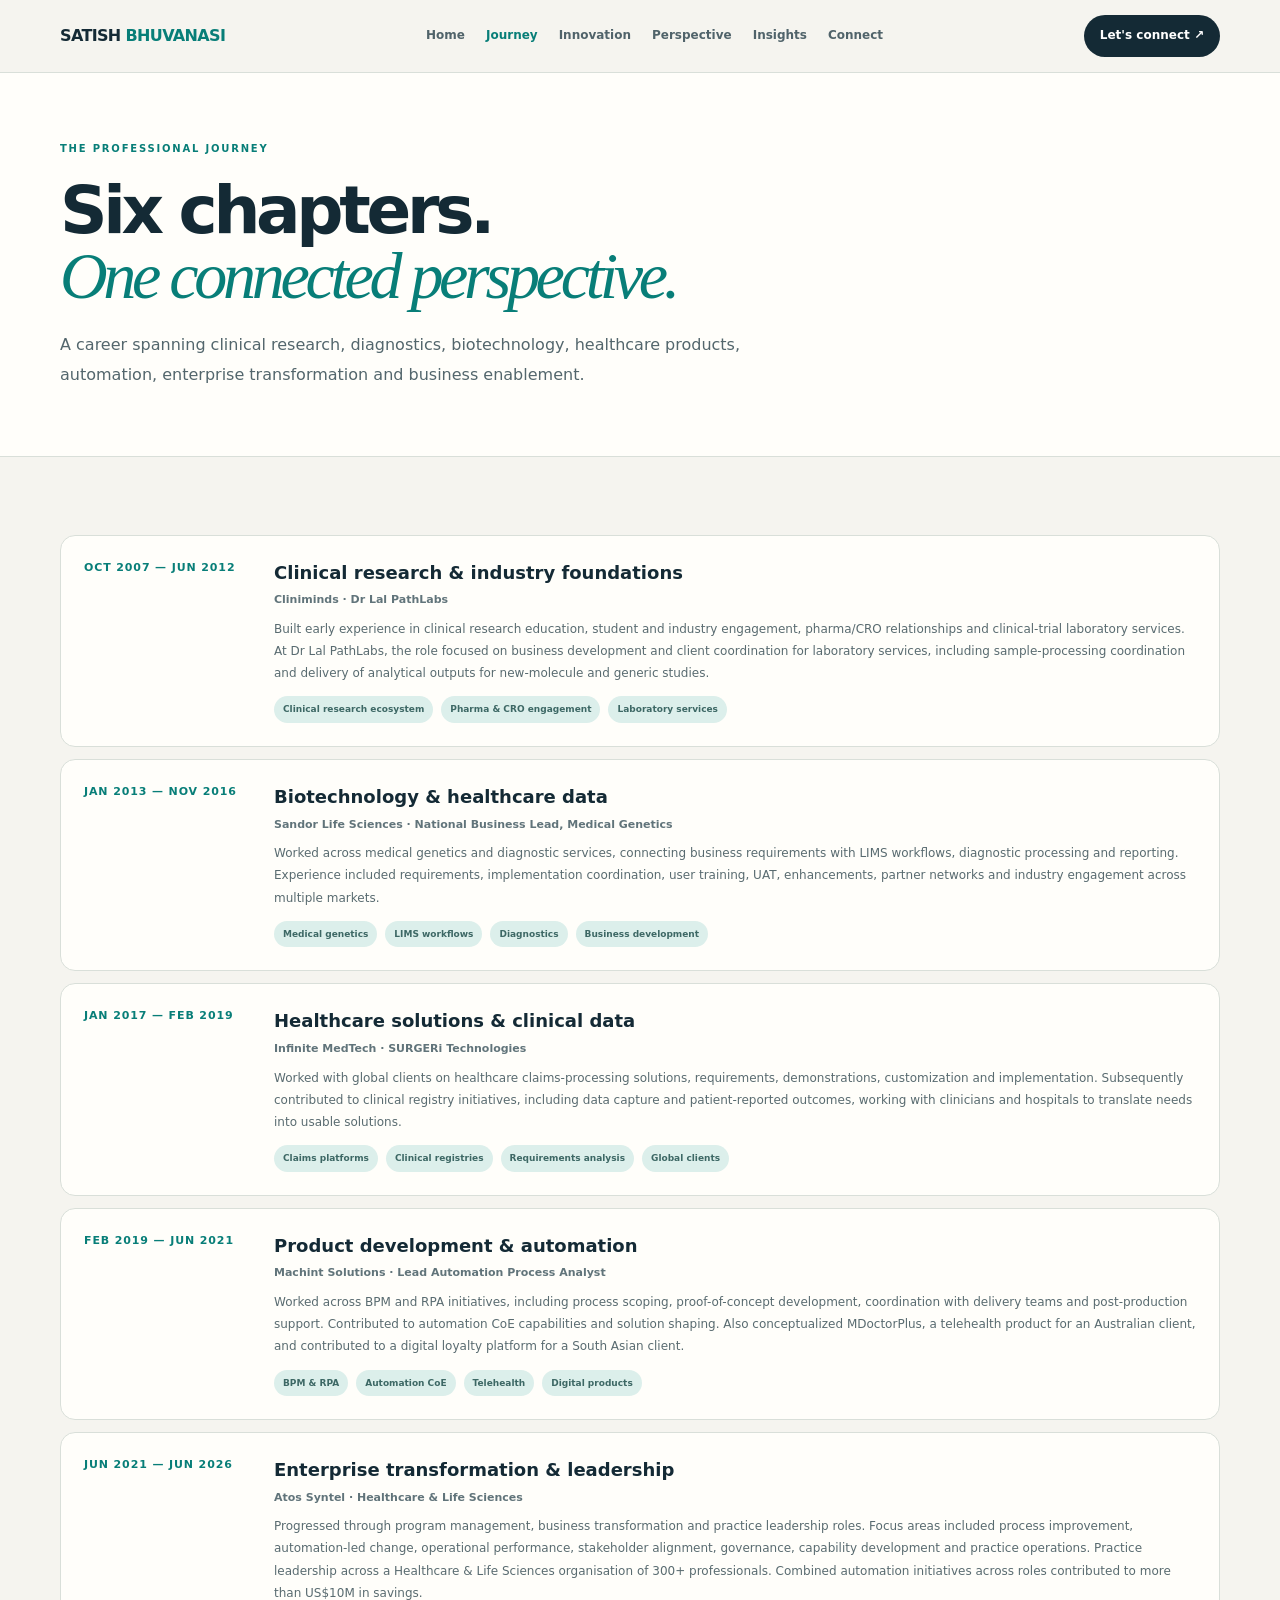
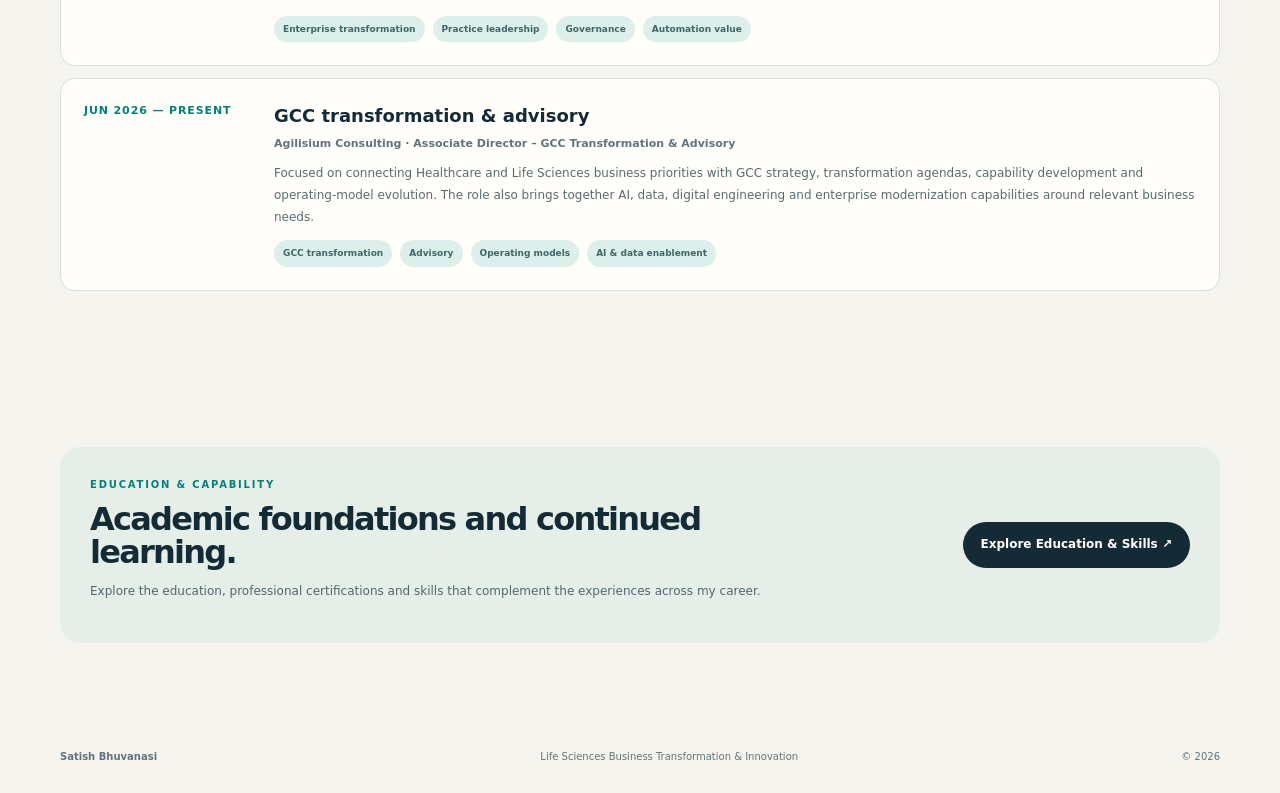
<file: journey.html>
<!doctype html><html lang="en"><head><meta charset="utf-8"><meta name="viewport" content="width=device-width,initial-scale=1"><meta name="description" content="Satish Bhuvanasi’s professional journey across clinical research, diagnostics, biotechnology, healthcare technology, automation and Life Sciences transformation."><title>Professional Journey | Satish Bhuvanasi</title><link rel="stylesheet" href="./assets/style.css?v=4"></head><body><header class="topbar"><div class="wrap nav">
<a class="brand" href="index.html">SATISH <span>BHUVANASI</span></a>
<button class="menu" aria-label="Toggle navigation">☰</button>
<nav class="navlinks">
<a href="index.html">Home</a><a href="journey.html">Journey</a><a href="innovation.html">Innovation</a><a href="perspective.html">Perspective</a><a href="insights.html">Insights</a><a href="connect.html">Connect</a>
</nav><a class="navbtn" href="connect.html">Let's connect ↗</a></div></header><main>
<section class="pagehero"><div class="wrap"><div class="eyebrow">The professional journey</div><h1>Six chapters.<br><em style="font-family:Georgia,serif;color:var(--teal);font-weight:400">One connected perspective.</em></h1><p class="lead">A career spanning clinical research, diagnostics, biotechnology, healthcare products, automation, enterprise transformation and business enablement.</p></div></section>
<section class="section"><div class="wrap"><div class="timeline">
<div class="role"><div class="date">OCT 2007 — JUN 2012</div><div><h3>Clinical research & industry foundations</h3><div class="company">Cliniminds · Dr Lal PathLabs</div><p>Built early experience in clinical research education, student and industry engagement, pharma/CRO relationships and clinical-trial laboratory services. At Dr Lal PathLabs, the role focused on business development and client coordination for laboratory services, including sample-processing coordination and delivery of analytical outputs for new-molecule and generic studies.</p><div class="tagrow"><span>Clinical research ecosystem</span><span>Pharma & CRO engagement</span><span>Laboratory services</span></div></div></div>
<div class="role"><div class="date">JAN 2013 — NOV 2016</div><div><h3>Biotechnology & healthcare data</h3><div class="company">Sandor Life Sciences · National Business Lead, Medical Genetics</div><p>Worked across medical genetics and diagnostic services, connecting business requirements with LIMS workflows, diagnostic processing and reporting. Experience included requirements, implementation coordination, user training, UAT, enhancements, partner networks and industry engagement across multiple markets.</p><div class="tagrow"><span>Medical genetics</span><span>LIMS workflows</span><span>Diagnostics</span><span>Business development</span></div></div></div>
<div class="role"><div class="date">JAN 2017 — FEB 2019</div><div><h3>Healthcare solutions & clinical data</h3><div class="company">Infinite MedTech · SURGERi Technologies</div><p>Worked with global clients on healthcare claims-processing solutions, requirements, demonstrations, customization and implementation. Subsequently contributed to clinical registry initiatives, including data capture and patient-reported outcomes, working with clinicians and hospitals to translate needs into usable solutions.</p><div class="tagrow"><span>Claims platforms</span><span>Clinical registries</span><span>Requirements analysis</span><span>Global clients</span></div></div></div>
<div class="role"><div class="date">FEB 2019 — JUN 2021</div><div><h3>Product development & automation</h3><div class="company">Machint Solutions · Lead Automation Process Analyst</div><p>Worked across BPM and RPA initiatives, including process scoping, proof-of-concept development, coordination with delivery teams and post-production support. Contributed to automation CoE capabilities and solution shaping. Also conceptualized MDoctorPlus, a telehealth product for an Australian client, and contributed to a digital loyalty platform for a South Asian client.</p><div class="tagrow"><span>BPM & RPA</span><span>Automation CoE</span><span>Telehealth</span><span>Digital products</span></div></div></div>
<div class="role"><div class="date">JUN 2021 — JUN 2026</div><div><h3>Enterprise transformation & leadership</h3><div class="company">Atos Syntel · Healthcare & Life Sciences</div><p>Progressed through program management, business transformation and practice leadership roles. Focus areas included process improvement, automation-led change, operational performance, stakeholder alignment, governance, capability development and practice operations. Practice leadership across a Healthcare & Life Sciences organisation of 300+ professionals. Combined automation initiatives across roles contributed to more than US$10M in savings.</p><div class="tagrow"><span>Enterprise transformation</span><span>Practice leadership</span><span>Governance</span><span>Automation value</span></div></div></div>
<div class="role"><div class="date">JUN 2026 — PRESENT</div><div><h3>GCC transformation & advisory</h3><div class="company">Agilisium Consulting · Associate Director – GCC Transformation &amp; Advisory</div><p>Focused on connecting Healthcare and Life Sciences business priorities with GCC strategy, transformation agendas, capability development and operating-model evolution. The role also brings together AI, data, digital engineering and enterprise modernization capabilities around relevant business needs.</p><div class="tagrow"><span>GCC transformation</span><span>Advisory</span><span>Operating models</span><span>AI & data enablement</span></div></div></div>
</div></div></section>
  <section class="section">
  <div class="wrap">
    <div class="featureband">
      <div>
        <div class="eyebrow">Education & capability</div>
        <h2>Academic foundations and continued learning.</h2>
        <p>Explore the education, professional certifications and skills that complement the experiences across my career.</p>
      </div>
      <a class="btn darkbtn" href="education-skills.html">Explore Education & Skills ↗</a>
    </div>
  </div>
</section>
</main><footer><div class="wrap"><div class="foot"><b>Satish Bhuvanasi</b><span>Life Sciences Business Transformation & Innovation</span><span>© 2026</span></div></div></footer>
<script src="./assets/site.js?v=4"></script></body></html>
</file>
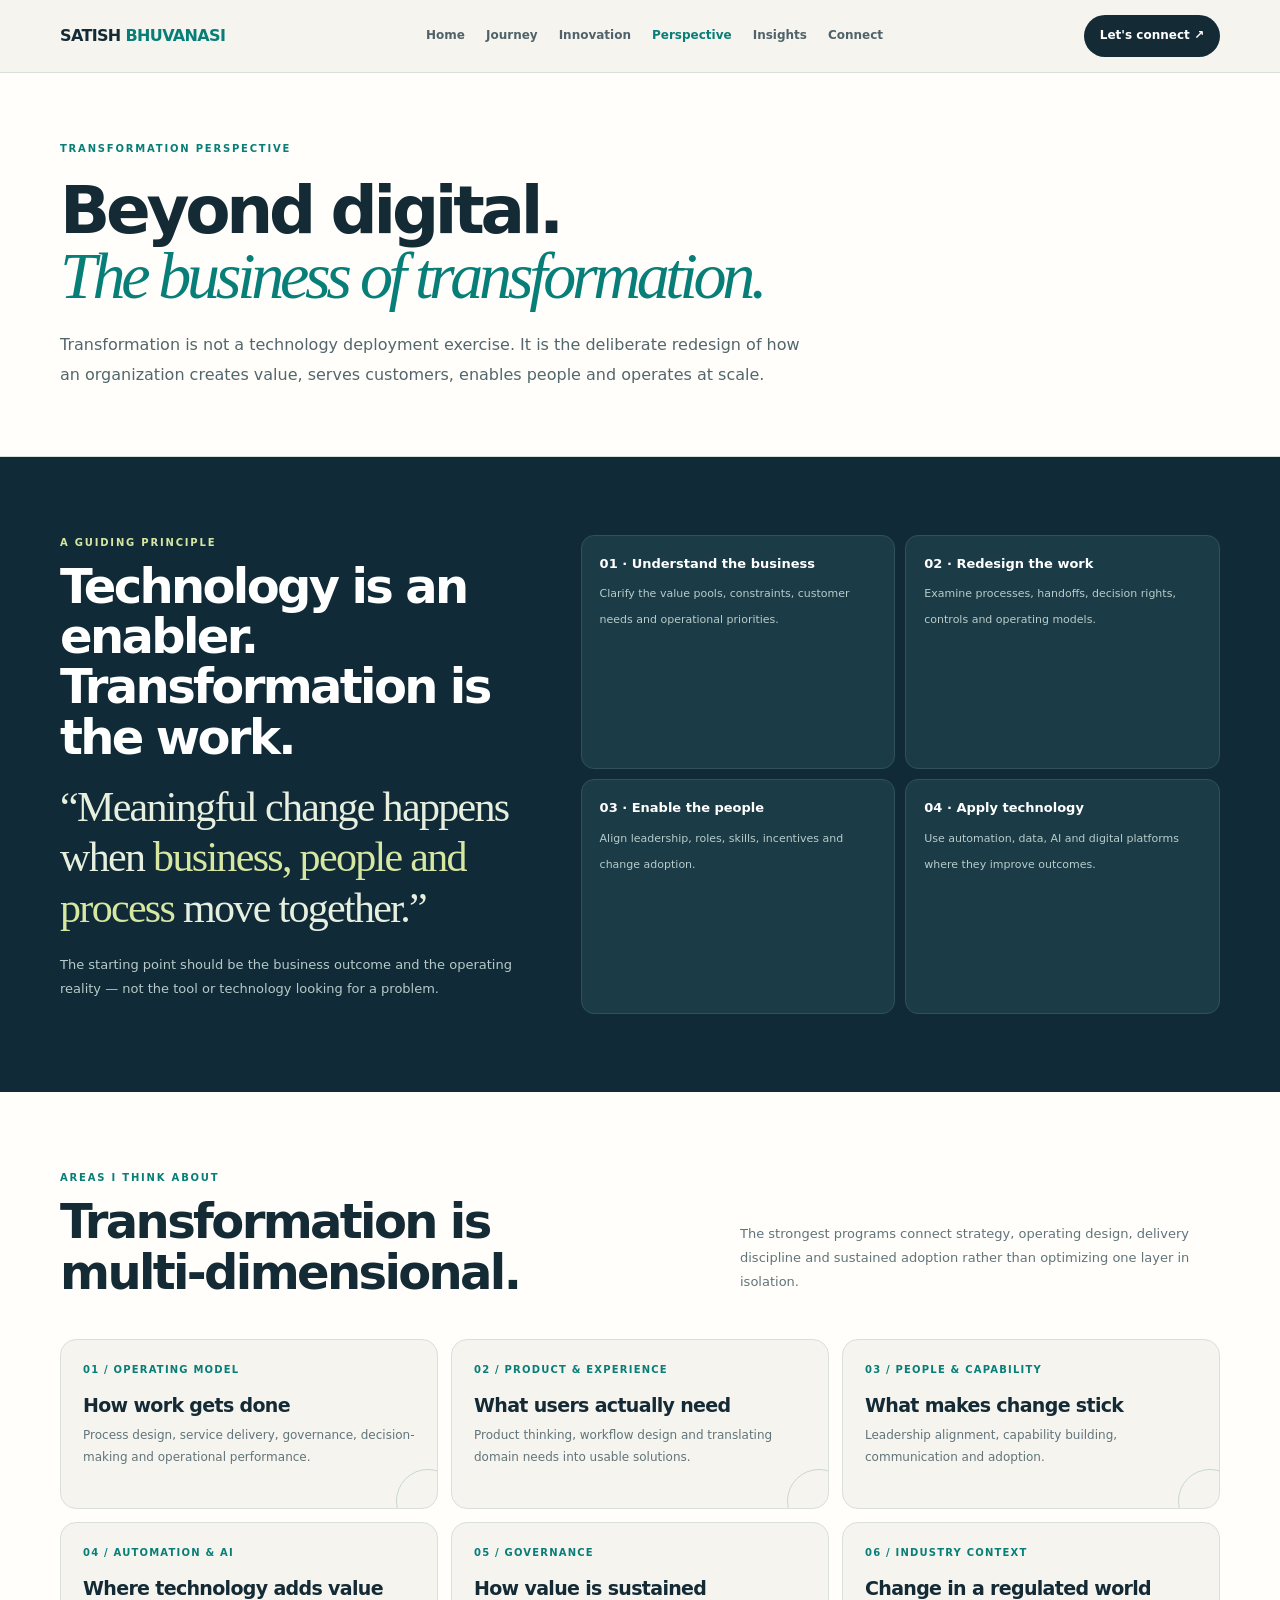
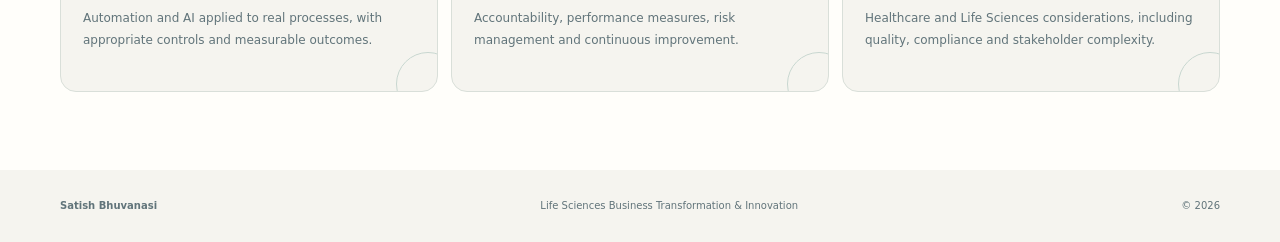
<file: perspective.html>
<!doctype html><html lang="en"><head><meta charset="utf-8"><meta name="viewport" content="width=device-width,initial-scale=1"><meta name="description" content="Practitioner perspectives on business transformation, operating models, people, governance, automation and technology in Healthcare and Life Sciences."><title>Transformation Perspective | Satish Bhuvanasi</title><link rel="stylesheet" href="./assets/style.css?v=4"></head><body><header class="topbar"><div class="wrap nav">
<a class="brand" href="index.html">SATISH <span>BHUVANASI</span></a>
<button class="menu" aria-label="Toggle navigation">☰</button>
<nav class="navlinks">
<a href="index.html">Home</a><a href="journey.html">Journey</a><a href="innovation.html">Innovation</a><a href="perspective.html">Perspective</a><a href="insights.html">Insights</a><a href="connect.html">Connect</a>
</nav><a class="navbtn" href="connect.html">Let's connect ↗</a></div></header><main>
<section class="pagehero"><div class="wrap"><div class="eyebrow">Transformation perspective</div><h1>Beyond digital.<br><em style="font-family:Georgia,serif;color:var(--teal);font-weight:400">The business of transformation.</em></h1><p class="lead">Transformation is not a technology deployment exercise. It is the deliberate redesign of how an organization creates value, serves customers, enables people and operates at scale.</p></div></section>
<section class="section dark"><div class="wrap capgrid"><div><div class="eyebrow">A guiding principle</div><h2>Technology is an enabler.<br>Transformation is the work.</h2><p class="quote">“Meaningful change happens when <em>business, people and process</em> move together.”</p><p class="intro">The starting point should be the business outcome and the operating reality — not the tool or technology looking for a problem.</p></div><div class="capcards"><div class="cap"><b>01 · Understand the business</b><span>Clarify the value pools, constraints, customer needs and operational priorities.</span></div><div class="cap"><b>02 · Redesign the work</b><span>Examine processes, handoffs, decision rights, controls and operating models.</span></div><div class="cap"><b>03 · Enable the people</b><span>Align leadership, roles, skills, incentives and change adoption.</span></div><div class="cap"><b>04 · Apply technology</b><span>Use automation, data, AI and digital platforms where they improve outcomes.</span></div></div></div></section>
<section class="section white"><div class="wrap"><div class="head"><div><div class="eyebrow">Areas I think about</div><h2>Transformation is<br>multi-dimensional.</h2></div><p class="intro">The strongest programs connect strategy, operating design, delivery discipline and sustained adoption rather than optimizing one layer in isolation.</p></div><div class="cards"><article class="card"><div class="no">01 / OPERATING MODEL</div><h3>How work gets done</h3><p>Process design, service delivery, governance, decision-making and operational performance.</p></article><article class="card"><div class="no">02 / PRODUCT & EXPERIENCE</div><h3>What users actually need</h3><p>Product thinking, workflow design and translating domain needs into usable solutions.</p></article><article class="card"><div class="no">03 / PEOPLE & CAPABILITY</div><h3>What makes change stick</h3><p>Leadership alignment, capability building, communication and adoption.</p></article><article class="card"><div class="no">04 / AUTOMATION & AI</div><h3>Where technology adds value</h3><p>Automation and AI applied to real processes, with appropriate controls and measurable outcomes.</p></article><article class="card"><div class="no">05 / GOVERNANCE</div><h3>How value is sustained</h3><p>Accountability, performance measures, risk management and continuous improvement.</p></article><article class="card"><div class="no">06 / INDUSTRY CONTEXT</div><h3>Change in a regulated world</h3><p>Healthcare and Life Sciences considerations, including quality, compliance and stakeholder complexity.</p></article></div></div></section>
</main><footer><div class="wrap"><div class="foot"><b>Satish Bhuvanasi</b><span>Life Sciences Business Transformation & Innovation</span><span>© 2026</span></div></div></footer>
<script src="./assets/site.js?v=4"></script></body></html>
</file>
<file: assets/style.css>
:root{--ink:#142a35;--muted:#61747a;--paper:#f5f4ef;--white:#fffefa;--teal:#087e78;--teal2:#dcefeb;--lime:#d6e7a2;--orange:#e17d50;--line:#d9dfd9;--navy:#102b37;--serif:Georgia,serif;--sans:Inter,ui-sans-serif,system-ui,-apple-system,"Segoe UI",sans-serif}
*{box-sizing:border-box}html{scroll-behavior:smooth}body{margin:0;background:var(--paper);color:var(--ink);font-family:var(--sans);line-height:1.6}a{color:inherit;text-decoration:none}.wrap{width:min(1160px,calc(100% - 48px));margin:auto}
.topbar{position:sticky;top:0;z-index:20;background:rgba(245,244,239,.95);backdrop-filter:blur(14px);border-bottom:1px solid var(--line)}.nav{height:72px;display:flex;align-items:center;justify-content:space-between;gap:20px}.brand{font-size:16px;font-weight:850;letter-spacing:-.04em}.brand span{color:var(--teal)}.navlinks{display:flex;gap:21px;font-size:12px;color:#50636a;font-weight:750}.navlinks a:hover,.navlinks a.active{color:var(--teal)}.navbtn{padding:11px 16px;border-radius:30px;background:var(--ink);color:white;font-size:12px;font-weight:750}.menu{display:none;border:0;background:none;font-size:23px;color:var(--ink)}
.hero{padding:78px 0 58px}.hero-grid{display:grid;grid-template-columns:1.18fr .82fr;gap:54px;align-items:center}.kicker,.eyebrow{font-size:10px;text-transform:uppercase;letter-spacing:.18em;font-weight:850;color:var(--teal)}.kicker:before{content:"";display:inline-block;width:25px;height:2px;background:var(--orange);vertical-align:middle;margin-right:10px}h1{font-size:clamp(44px,6vw,76px);line-height:.98;letter-spacing:-.065em;margin:22px 0}h1 em{font-family:var(--serif);font-weight:400;color:var(--teal)}.lead{font-size:16px;line-height:1.85;color:#53666c;max-width:690px}.actions{display:flex;gap:11px;flex-wrap:wrap;margin-top:27px}.btn{display:inline-flex;align-items:center;gap:10px;padding:13px 18px;border-radius:30px;font-size:12px;font-weight:800}.darkbtn{background:var(--ink);color:white}.linebtn{border:1px solid #b9c6c0}.hero-art{position:relative;min-height:380px;border-radius:25px;background:var(--navy);overflow:hidden;padding:27px;color:white}.hero-art:before,.hero-art:after{content:"";position:absolute;border:1px solid rgba(214,231,162,.25);border-radius:50%;right:-60px;top:40px;width:330px;height:330px}.hero-art:after{right:-15px;top:85px;width:240px;height:240px}.artlabel{font-size:10px;letter-spacing:.17em;text-transform:uppercase;color:#a9c9c0;font-weight:800}.artmain{position:absolute;left:29px;top:100px;z-index:2}.artmain strong{font-family:var(--serif);font-size:76px;line-height:.86;letter-spacing:-.07em;color:var(--lime);font-weight:400}.artmain p{font-size:13px;max-width:220px;color:#d6e2de}.stamp{position:absolute;right:25px;bottom:25px;z-index:3;width:110px;height:110px;border-radius:50%;background:var(--lime);color:var(--navy);display:grid;place-items:center;text-align:center;font-size:10px;font-weight:900;line-height:1.35;transform:rotate(8deg)}
.metrics{display:grid;grid-template-columns:repeat(3,1fr);gap:1px;background:var(--line);border:1px solid var(--line);border-radius:16px;overflow:hidden;margin-top:45px}.metric{background:var(--white);padding:20px 24px}.metric b{display:block;font-size:30px;letter-spacing:-.06em}.metric span{font-size:10px;text-transform:uppercase;letter-spacing:.12em;color:var(--muted);font-weight:800}
.section{padding:78px 0}.white{background:var(--white)}.dark{background:var(--navy);color:white}.head{display:flex;justify-content:space-between;align-items:end;gap:30px;margin-bottom:32px}h2{font-size:clamp(31px,4vw,48px);letter-spacing:-.055em;line-height:1.05;margin:10px 0}.intro{max-width:480px;font-size:13px;color:var(--muted);line-height:1.85}.dark .eyebrow{color:var(--lime)}.dark .intro{color:#b7c9c8}
.cards{display:grid;grid-template-columns:repeat(3,1fr);gap:13px}.card{background:var(--paper);border:1px solid var(--line);border-radius:16px;padding:22px;min-height:170px;position:relative;overflow:hidden}.card .no{font-size:10px;color:var(--teal);font-weight:900;letter-spacing:.12em}.card h3{font-size:19px;line-height:1.2;letter-spacing:-.035em;margin:16px 0 8px}.card p{font-size:12px;line-height:1.8;color:var(--muted);margin:0}.card:after{content:"";position:absolute;width:62px;height:62px;border:1px solid #c8d7d0;border-radius:50%;right:-23px;bottom:-25px}
.productgrid{display:grid;grid-template-columns:repeat(3,1fr);gap:13px}.product{background:#fff;border:1px solid var(--line);border-radius:16px;padding:22px}.iconbox{height:42px;width:42px;border-radius:12px;background:var(--teal2);display:grid;place-items:center;color:var(--teal);font-size:19px}.product small{float:right;font-size:9px;letter-spacing:.12em;text-transform:uppercase;color:var(--muted);font-weight:850}.product h3{font-size:18px;margin:16px 0 7px;letter-spacing:-.03em}.product p{font-size:12px;line-height:1.8;color:var(--muted);margin:0}.note{margin-top:16px;padding:15px 18px;border-left:3px solid var(--orange);background:#f8f1e9;color:#6c6258;font-size:11px;line-height:1.8}
.capgrid{display:grid;grid-template-columns:.85fr 1.15fr;gap:48px}.quote{font:normal clamp(27px,3.3vw,42px)/1.2 var(--serif);letter-spacing:-.04em;color:#e7efdf;margin:20px 0}.quote em{color:var(--lime);font-style:normal}.capcards{display:grid;grid-template-columns:1fr 1fr;gap:10px}.cap{padding:18px;border:1px solid #31515a;border-radius:13px;background:#1b3b47}.cap b{font-size:13px;display:block;margin-bottom:5px}.cap span{font-size:11px;line-height:1.75;color:#b8ccca}
.insights{display:grid;grid-template-columns:repeat(3,1fr);gap:13px}.insight{background:var(--paper);border:1px solid var(--line);border-radius:16px;padding:23px;min-height:200px;display:flex;flex-direction:column}.tag{font-size:9px;letter-spacing:.14em;text-transform:uppercase;color:var(--teal);font-weight:900}.insight h3{font-size:22px;letter-spacing:-.04em;margin:18px 0 7px}.insight p{font-size:12px;color:var(--muted);line-height:1.8;margin:0}.insight a{margin-top:auto;padding-top:17px;color:var(--teal);font-size:11px;font-weight:850}
.pagehero{padding:68px 0 50px;background:var(--white);border-bottom:1px solid var(--line)}.pagehero h1{max-width:850px;font-size:clamp(42px,5.5vw,66px)}.pagehero .lead{max-width:760px}.split{display:grid;grid-template-columns:1fr 1fr;gap:36px;align-items:start}.prose{max-width:760px}.prose p{font-size:14px;color:#52666b;line-height:1.95}.prose h3{font-size:21px;letter-spacing:-.03em;margin:30px 0 8px}.timeline{display:grid;gap:12px}.role{display:grid;grid-template-columns:165px 1fr;gap:25px;padding:23px;background:var(--white);border:1px solid var(--line);border-radius:15px}.role .date{font-size:11px;color:var(--teal);font-weight:900;letter-spacing:.08em}.role h3{margin:0 0 4px;font-size:18px}.role .company{font-size:11px;color:var(--muted);font-weight:750;margin-bottom:9px}.role p{margin:0;color:#596b70;font-size:12px;line-height:1.85}.tagrow{display:flex;gap:8px;flex-wrap:wrap;margin-top:12px}.tagrow span{font-size:9px;font-weight:800;color:#3d6865;background:var(--teal2);padding:6px 9px;border-radius:20px}
.featureband{background:#e5eee8;border-radius:20px;padding:30px;display:grid;grid-template-columns:1fr auto;gap:25px;align-items:center}.featureband h2{font-size:32px;max-width:650px}.featureband p{font-size:12px;color:#53666c;max-width:700px}.callout{padding:24px;border-radius:16px;background:var(--navy);color:white}.callout h3{margin:0 0 8px;font-size:19px}.callout p{margin:0;color:#c0d0cd;font-size:12px;line-height:1.8}
.connect{display:grid;grid-template-columns:1fr auto;gap:28px;align-items:center;background:#e5eee8;border-radius:20px;padding:32px}.connect h2{font-size:33px;max-width:580px}.connect p{font-size:12px;color:#53666c;max-width:650px}.pill{display:inline-block;padding:7px 10px;border-radius:30px;background:var(--teal2);color:#176d67;font-size:9px;font-weight:850}
footer{padding:28px 0;color:var(--muted);font-size:10px}.foot{display:flex;justify-content:space-between;gap:18px;flex-wrap:wrap}.disclaimer{margin-top:10px;color:#87928f;font-size:9px}
@media(max-width:850px){.hero-grid,.capgrid,.split{grid-template-columns:1fr;gap:28px}.cards,.productgrid,.insights{grid-template-columns:repeat(2,1fr)}.head{display:block}.intro{margin-top:14px}}
@media(max-width:620px){.wrap{width:calc(100% - 30px)}.nav{height:62px}.menu{display:block}.navlinks{display:none;position:absolute;top:62px;left:0;right:0;padding:18px 22px;background:var(--paper);flex-direction:column;border-bottom:1px solid var(--line)}.navlinks.open{display:flex}.navbtn{display:none}.hero{padding:48px 0 35px}h1{font-size:46px}.lead{font-size:14px}.hero-art{min-height:310px}.artmain strong{font-size:62px}.metrics{grid-template-columns:1fr}.metric{display:flex;justify-content:space-between;align-items:center;padding:14px 18px}.metric b{font-size:25px}.section{padding:58px 0}.cards,.productgrid,.insights,.capcards{grid-template-columns:1fr}.role{grid-template-columns:1fr;gap:8px}.connect,.featureband{grid-template-columns:1fr;padding:24px}.connect h2,.featureband h2{font-size:28px}.pagehero{padding:48px 0 36px}}
</file>
